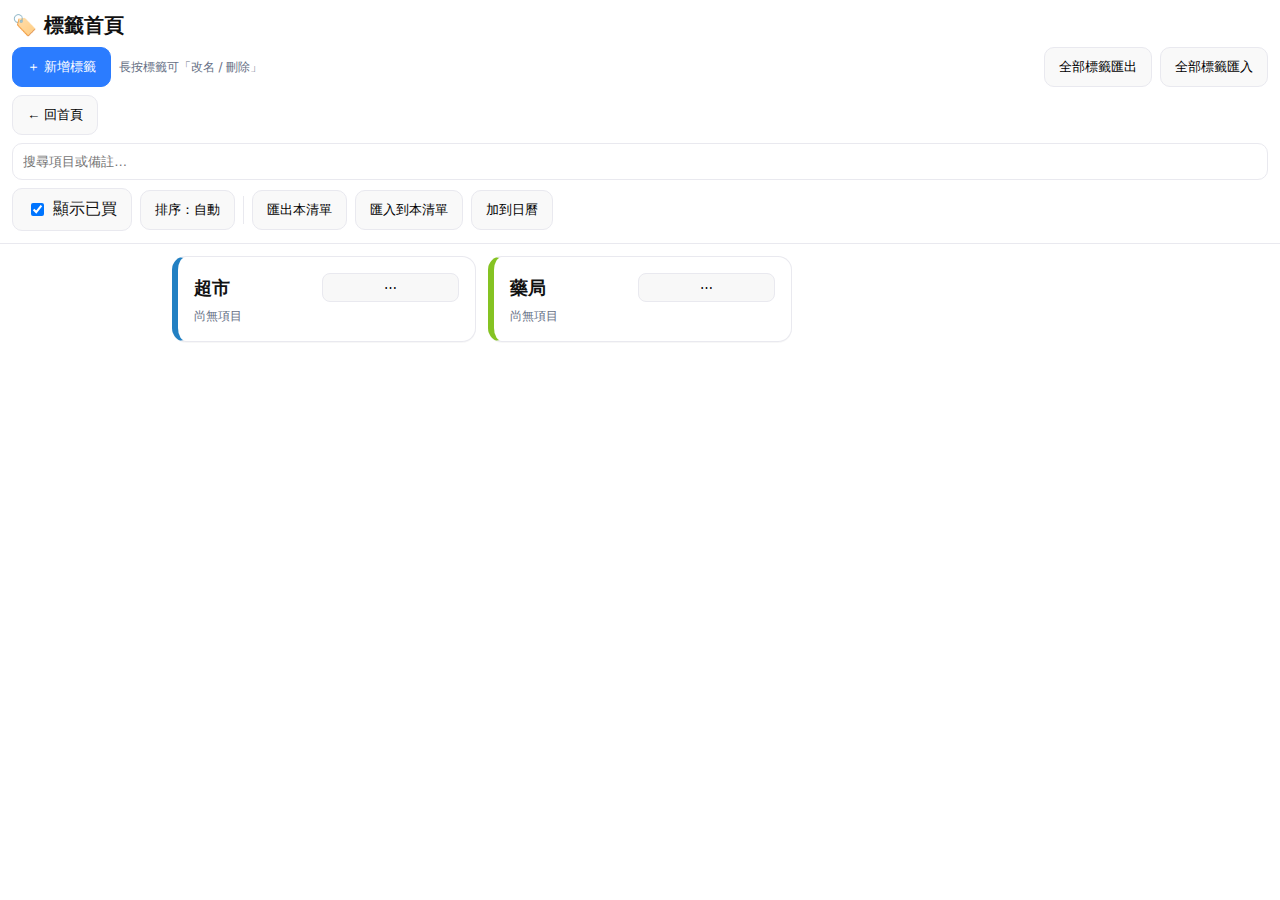
<file: memory-app/index.html>
<!doctype html>
<html lang="zh-Hant">
<head>
  <meta charset="utf-8" />
  <meta name="viewport" content="width=device-width,initial-scale=1" />
  <title>記憶小本本｜多清單</title>
  <link rel="stylesheet" href="styles.css">

  <!-- PWA -->
  <link rel="manifest" href="manifest.webmanifest">
  <meta name="theme-color" content="#2b7cff">
</head>
<body>
<header>
  <h1 id="title">🏷️ 標籤首頁</h1>

  <!-- 首頁工具列 -->
  <div class="bar" id="toolbarHome">
    <button id="addListBtn" class="btn accent">＋ 新增標籤</button>
    <span class="muted">長按標籤可「改名 / 刪除」</span>
    <div class="spacer"></div>
    <button id="exportAllBtn" class="btn">全部標籤匯出</button>
    <button id="importAllBtn" class="btn">全部標籤匯入</button>
  </div>

  <!-- 清單頁工具列 -->
  <div class="bar" id="toolbarList" hidden>
    <button id="backBtn" class="btn">← 回首頁</button>
    <div class="spacer"></div>
    <input id="search" type="search" placeholder="搜尋項目或備註…">
    <label class="btn chkbtn">
      <input id="toggleBought" type="checkbox" checked> 顯示已買
    </label>
    <button id="sortModeBtn" class="btn">排序：自動</button>
    <div class="split"></div>
    <button id="exportBtn" class="btn">匯出本清單</button>
    <button id="importBtn" class="btn">匯入到本清單</button>
    <button id="icsBtn" class="btn">加到日曆</button>
  </div>
</header>

<main>
  <!-- 首頁：標籤牆 -->
  <section id="home">
    <div class="grid" id="tagGrid"></div>
  </section>

  <!-- 清單頁 -->
  <section id="listPage" hidden>
    <form id="addForm" class="panel">
      <div class="row">
        <input id="titleInput" type="text" placeholder="要買什麼？（例如：牛奶）" required>
        <input id="noteInput" type="text" placeholder="備註（品牌、規格…）">
      </div>
      <div class="row">
        <input id="photoInput" type="file" accept="image/*" capture="environment">
        <button class="btn accent" type="submit">新增</button>
      </div>
      <div class="muted">照片會自動壓縮存入（節省空間）。</div>
    </form>

    <div class="list" id="itemList"></div>
    <div class="empty" id="empty" hidden>目前沒有項目，先上面新增一個吧！</div>
  </section>
</main>

<script src="app.js"></script>
<script>
if ('serviceWorker' in navigator) {
  navigator.serviceWorker.register('sw.js');
}
</script>
</body>
</html>
</file>
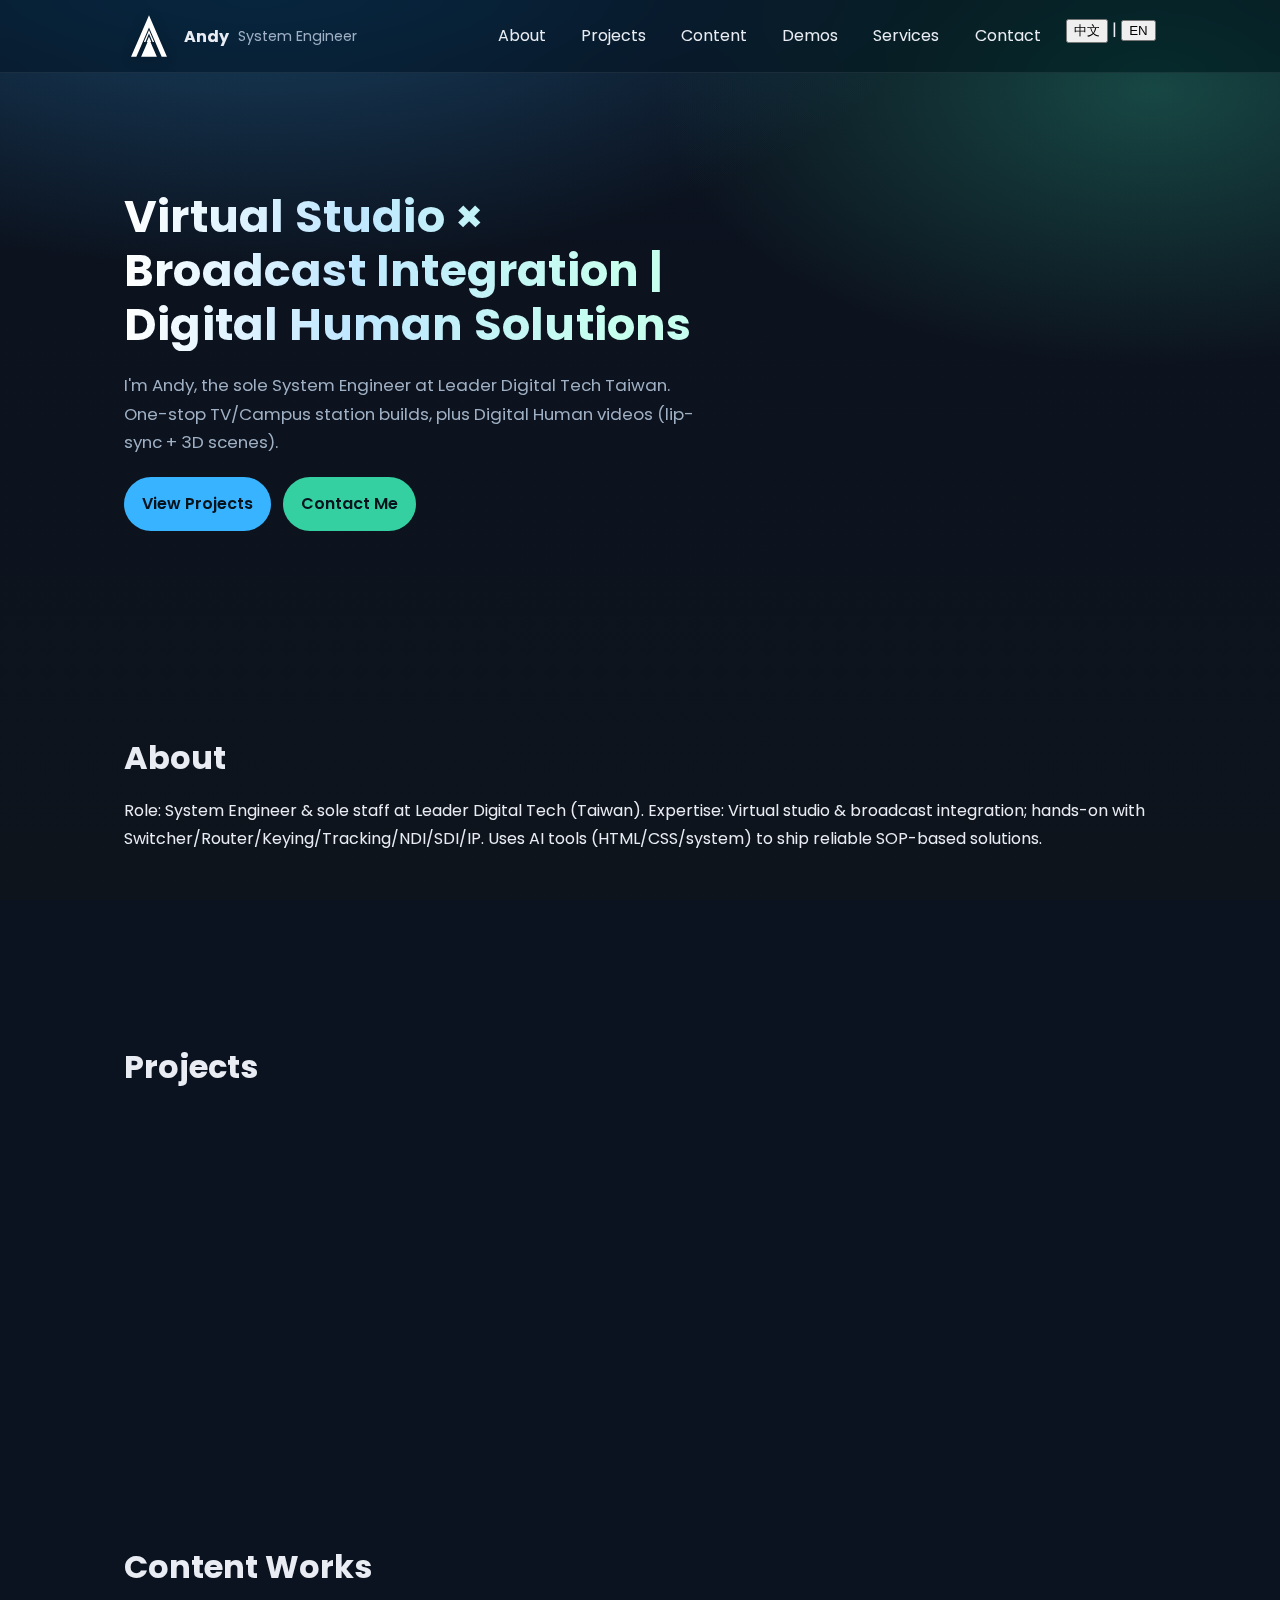
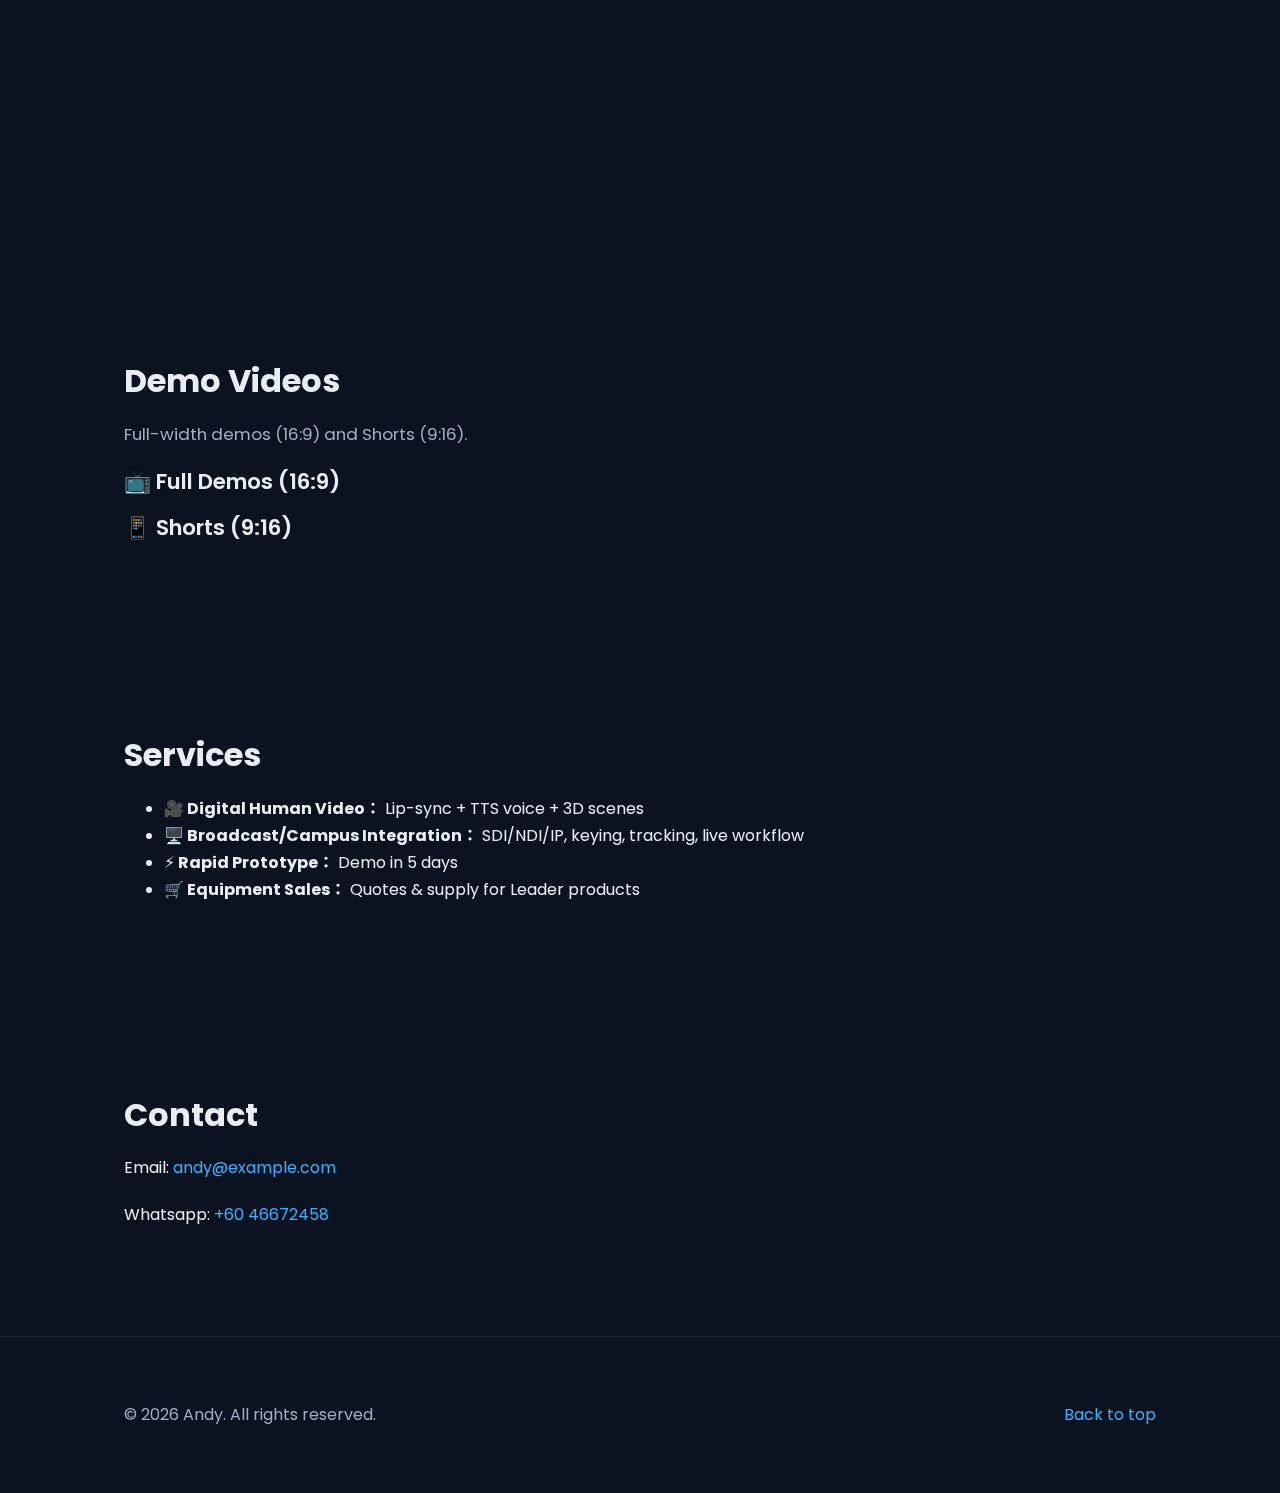
<file: profile-1-test/index.html>
<!doctype html>
<html lang="zh-Hant">
<head>
  <meta charset="utf-8" />
  <meta name="viewport" content="width=device-width,initial-scale=1" />
  <title>Andy｜虛擬攝影棚與電視台整合｜數字人影片</title>
  <meta name="description" content="Andy－勵得數碼科技（台灣分公司）系統工程師。虛擬攝影棚與電視台整合專家；承接數字人影片（嘴形整合＋3D 虛擬場景），以及電視台／校園台一站式建置。">
  <!-- 字體（可選） -->
  <link rel="preconnect" href="https://fonts.googleapis.com">
  <link href="https://fonts.googleapis.com/css2?family=Poppins:wght@400;600;700&family=Noto+Sans+TC:wght@400;500;700&display=swap" rel="stylesheet">
  <!-- 主樣式：請確定 css/styles.css 已是我們的美化版 -->
  <link rel="stylesheet" href="./css/styles.css">
</head>
<body>
  <a class="skip-link" href="#main">跳到主內容</a>

  <!-- Header -->
  <header id="top" role="banner">
  <div class="container nav-container">
    <a class="brand" href="#top" aria-label="首頁">
      <img class="brand-logo" src="./assets/logo.svg" alt="Andy Logo">
      <strong>Andy</strong><span class="brand-sub">System Engineer</span>
    </a>

    <nav aria-label="主選單">
      <button class="nav-toggle" aria-controls="site-nav" aria-expanded="false" data-i18n="nav_menu">選單</button>
      <ul id="site-nav" class="nav-list">
        <li><a href="#about"    data-i18n="nav_about">關於我</a></li>
        <li><a href="#projects" data-i18n="nav_projects">代表專案</a></li>
        <li><a href="#content"  data-i18n="nav_content">節目經驗</a></li>
        <li><a href="#demos"    data-i18n="nav_demos">Demo 影片</a></li>
        <li><a href="#services" data-i18n="nav_services">服務方案</a></li>
        <li><a href="#contact"  data-i18n="nav_contact">聯絡</a></li>
        <!-- 語言切換 -->
        <li class="lang-switch">
          <button data-setlang="zh">中文</button> | <button data-setlang="en">EN</button>
        </li>
      </ul>
    </nav>
  </div>
</header>

<section id="hero" role="region" aria-label="個人定位">
  <div class="container">
    <div>
      <h1 data-i18n="hero_title">虛擬攝影棚 × 電視台整合｜數字人影片解決方案</h1>
      <p class="subtitle" data-i18n="hero_subtitle">
        我是 Andy，勵得數碼科技（台灣分公司）系統工程師 & 唯一員工。電視台／校園台一站式建置：
        需求規劃 → 設備選型 → 系統整合 → 培訓上線；並承接數字人影片（嘴形整合＋3D 虛擬場景）。
      </p>
      <div class="hero-cta">
        <a class="btn primary glow"   href="#projects" data-i18n="cta_view_projects">看代表專案</a>
        <a class="btn secondary glow" href="#contact"  data-i18n="cta_contact">洽談合作</a>
      </div>
    </div>
  </div>
</section>

<section id="about">
  <div class="container">
    <h2 data-i18n="about_title">關於我</h2>
    <p data-i18n="about_body">
      身份：勵得數碼科技有限公司（台灣分公司）系統工程師 & 唯一員工。專業領域：虛擬攝影棚與電視台整合…
    </p>
  </div>
</section>

<section id="projects">
  <div class="container">
    <h2 data-i18n="projects_title">代表專案</h2>
    <div class="project-list reveal">
      <article class="project-card">
        <div class="project-body">
          <h3 class="project-title" data-i18n="p1_title">iSmart 電視台建置</h3>
          <p class="project-desc"   data-i18n="p1_desc">整合 SDI/NDI 流程、Keying 與 Tracking，交付 SOP 與培訓。</p>
          <ul class="project-tags">
            <li data-i18n="tag_ndisdi">NDI/SDI/IP</li><li data-i18n="tag_keying">Keying</li>
            <li data-i18n="tag_tracking">Tracking</li><li data-i18n="tag_sop">SOP</li>
          </ul>
        </div>
      </article>

      <article class="project-card">
        <div class="project-body">
          <h3 class="project-title" data-i18n="p2_title">校園電視台建置</h3>
          <p class="project-desc"   data-i18n="p2_desc">標準化導入模板與教材培訓流程，縮短開台時間。</p>
          <ul class="project-tags">
            <li data-i18n="tag_edu">教育場域</li><li data-i18n="tag_template">導入模板</li><li data-i18n="tag_training">培訓</li>
          </ul>
        </div>
      </article>

      <article class="project-card">
        <div class="project-body">
          <h3 class="project-title" data-i18n="p3_title">數字人 24/7 無人直播</h3>
          <p class="project-desc"   data-i18n="p3_desc">TTS 聲線＋嘴形同步＋自動輪播排程，降低人力成本。</p>
          <ul class="project-tags">
            <li data-i18n="tag_tts">TTS</li><li data-i18n="tag_lipsync">口型同步</li><li data-i18n="tag_automation">自動化</li>
          </ul>
        </div>
      </article>
    </div>
  </div>
</section>

<section id="content">
  <div class="container">
    <h2 data-i18n="content_title">節目經驗</h2>
    <div class="project-list reveal">
      <article class="project-card">
        <div class="project-body">
          <h3 class="project-title" data-i18n="content_edit_title">剪輯製作</h3>
          <p class="project-desc">
            <span data-i18n="content_crow">【烏鴉笑笑】</span> ▶️
            <a href="https://www.youtube.com/@wuyatheworld" target="_blank" rel="noopener">youtube.com/@wuyatheworld</a><br>
            <span data-i18n="content_cross">【兩岸三觀】</span> ▶️
            <a href="https://www.youtube.com/@%E5%85%A9%E5%B2%B8%E4%B8%89%E8%A7%80" target="_blank" rel="noopener">YouTube</a>
          </p>
        </div>
      </article>
      <article class="project-card">
        <div class="project-body">
          <h3 class="project-title" data-i18n="content_ep_title">執行製作</h3>
          <p class="project-desc">
            <span data-i18n="content_heho">【heho】</span> ▶️
            <a href="https://www.youtube.com/@heho" target="_blank" rel="noopener">youtube.com/@heho</a>
          </p>
        </div>
      </article>
    </div>
  </div>
</section>

<section id="demos">
  <div class="container">
    <h2 data-i18n="demos_title">Demo 影片</h2>
    <p class="subtitle" data-i18n="demos_subtitle">完整專案 Demo（16:9）與短片 Shorts（9:16）。</p>
    <h3 data-i18n="demos_landscape">📺 完整專案 Demo（16:9）</h3>
    <!-- 省略影片 iframe，描述加上 data-i18n 即可 -->
    <h3 data-i18n="demos_shorts">📱 短片 Shorts（9:16）</h3>
  </div>
</section>

<section id="services">
  <div class="container">
    <h2 data-i18n="services_title">服務方案</h2>
    <ul>
      <li><strong>🎥 <span data-i18n="svc_dh_title">數字人影片製作</span>：</strong> <span data-i18n="svc_dh_desc">嘴形整合 + TTS 聲音 + 3D 虛擬場景</span></li>
      <li><strong>🖥️ <span data-i18n="svc_broadcast_title">電視台／校園台整合</span>：</strong> <span data-i18n="svc_broadcast_desc">SDI/NDI/IP、Keying、Tracking、導播流程</span></li>
      <li><strong>⚡ <span data-i18n="svc_proto_title">快速原型 Demo</span>：</strong> <span data-i18n="svc_proto_desc">5 天交付測試版本</span></li>
      <li><strong>🛒 <span data-i18n="svc_sales_title">設備銷售</span>：</strong> <span data-i18n="svc_sales_desc">勵得全系列產品皆可報價與供應</span></li>
    </ul>
  </div>
</section>

<section id="contact">
  <div class="container">
    <h2 data-i18n="contact_title">聯絡我</h2>
    <p><span data-i18n="contact_email">Email：</span><a href="mailto:andy@example.com">andy@example.com</a></p>
    <p><span data-i18n="contact_whatsapp">Whatsapp：</span><a href="https://wa.me/6046672458" target="_blank" rel="noopener">+60 46672458</a></p>
  </div>
</section>

<footer>
  <div class="container footer-grid">
    <p>© <span id="year">2025</span> Andy. <span data-i18n="rights">All rights reserved.</span></p>
    <nav aria-label="頁尾選單">
      <ul class="footer-nav">
        <li><a href="#top" data-i18n="back_to_top">回到頂部</a></li>
      </ul>
    </nav>
  </div>
</footer>

<script src="./js/year.js"></script>
<script src="./js/menu.js"></script>
<script src="./js/reveal.js"></script>
<script src="./js/backtotop.js"></script>
<script src="./js/sticky-header.js"></script>
<script src="./js/lang.js"></script>

</body>
</html>
</file>
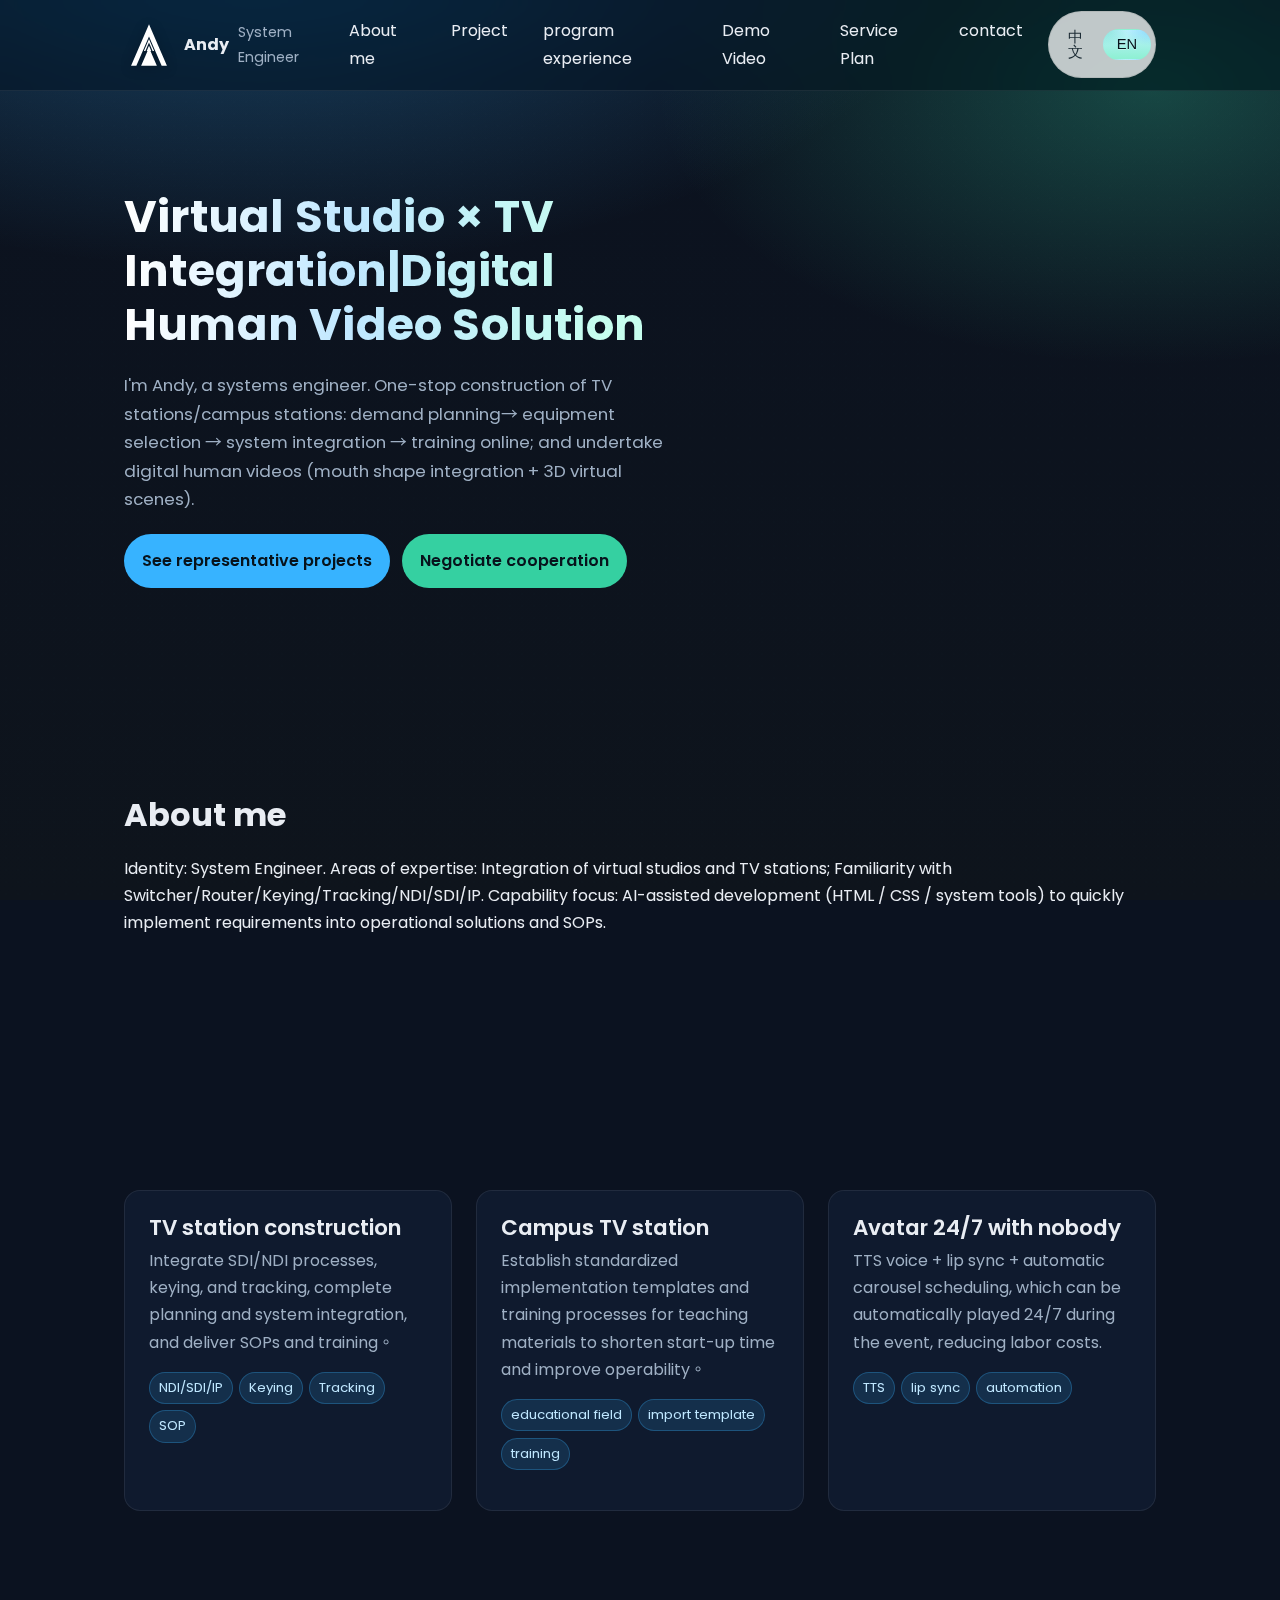
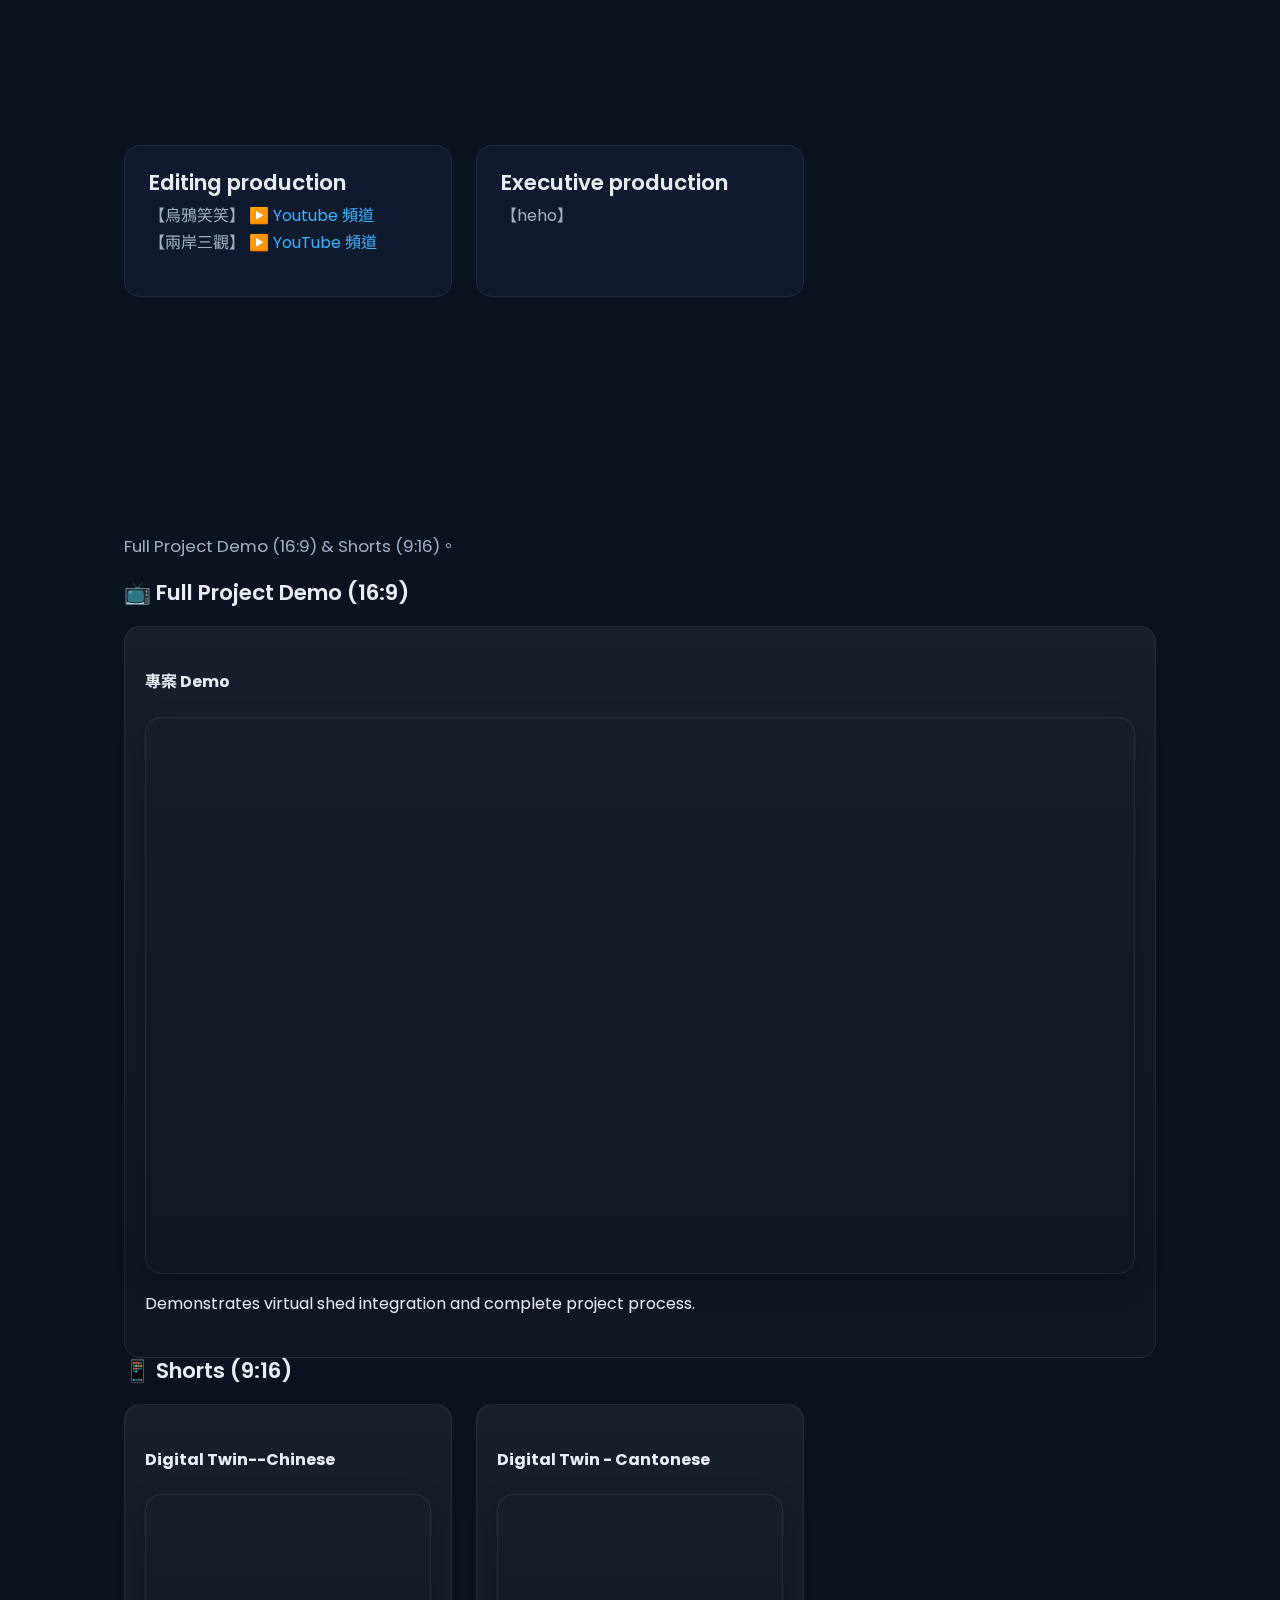
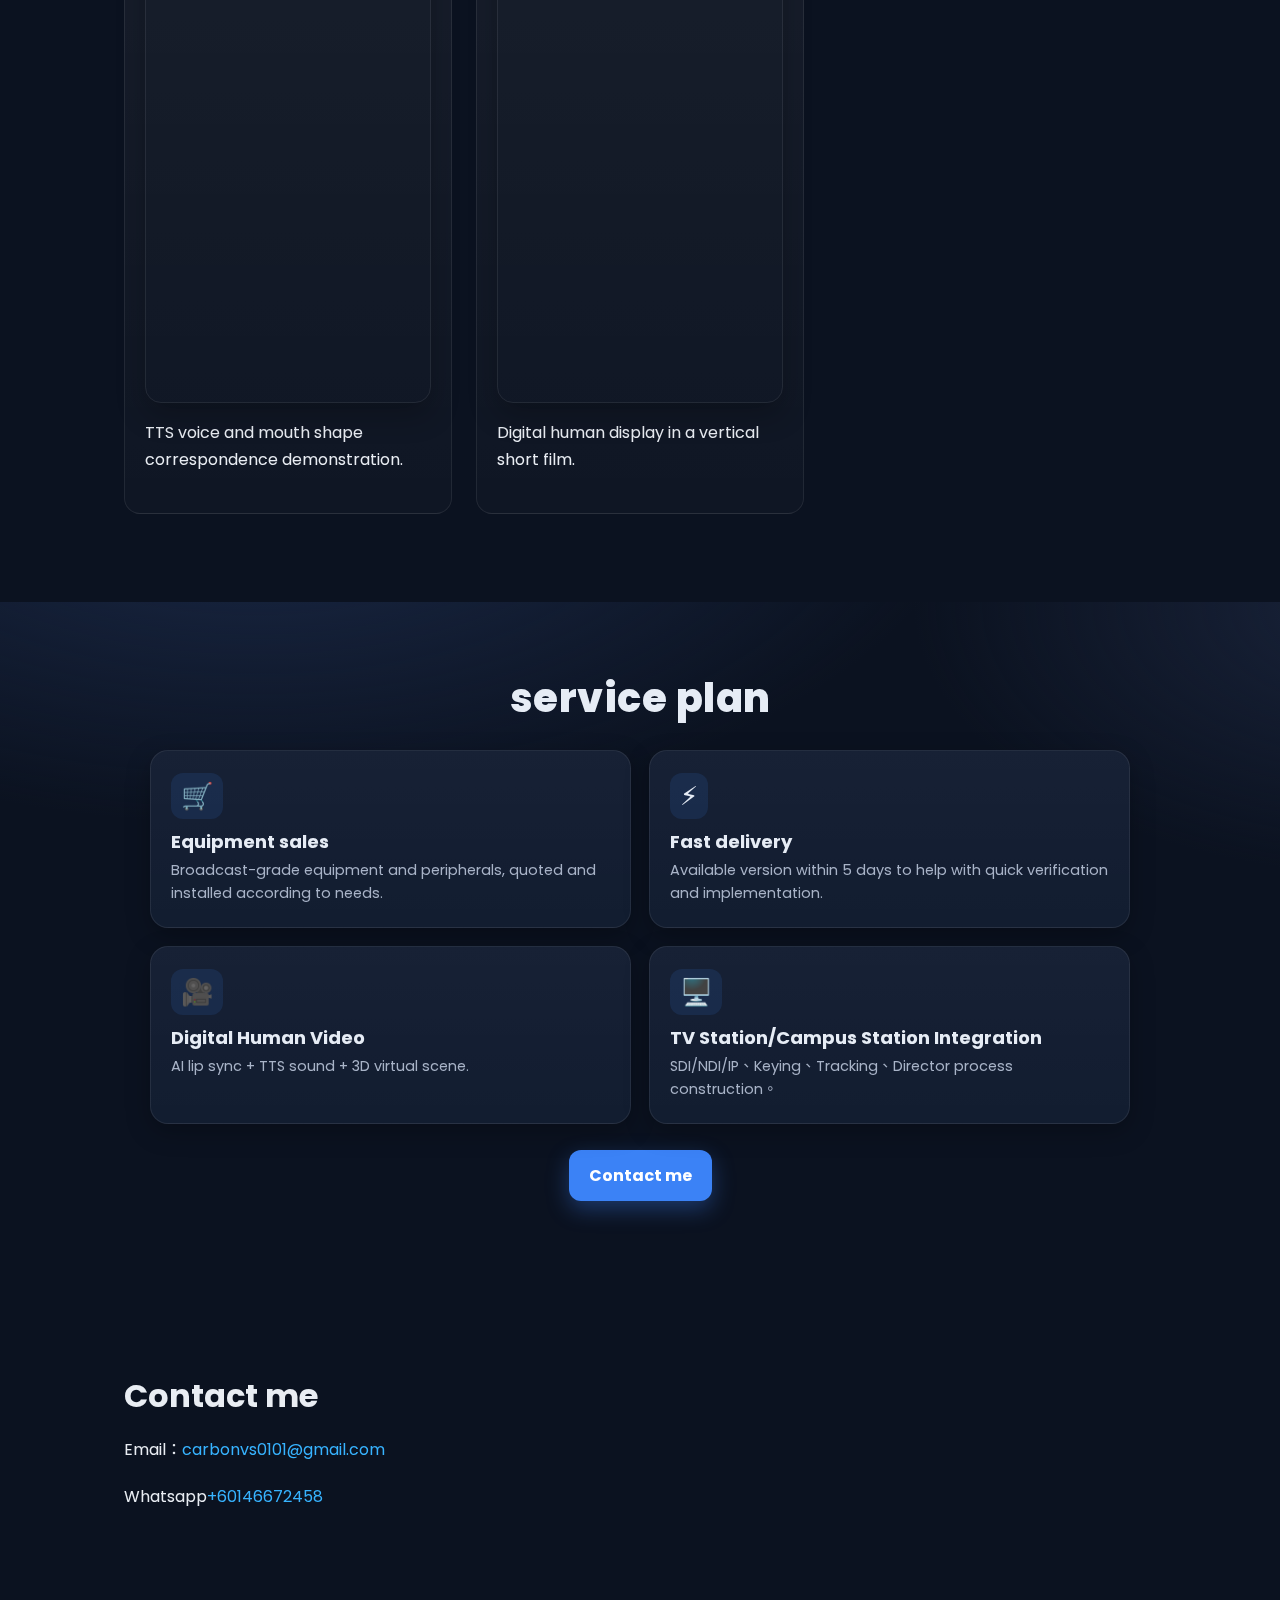
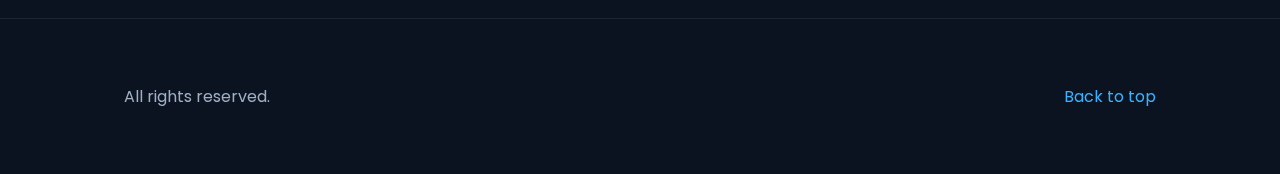
<file: profile-1/index.html>
<!doctype html>
<html lang="zh-Hant">
<head>
  <meta charset="utf-8" />
  <meta name="viewport" content="width=device-width,initial-scale=1" />
  <title>Andy｜虛擬攝影棚與電視台整合｜數字人影片</title>
  <meta name="description" content="Andy－勵得數碼科技（台灣分公司）系統工程師。虛擬攝影棚與電視台整合專家；承接數字人影片（嘴形整合＋3D 虛擬場景），以及電視台／校園台一站式建置。">
  <!-- 字體（可選） -->
  <link rel="preconnect" href="https://fonts.googleapis.com">
  <link href="https://fonts.googleapis.com/css2?family=Poppins:wght@400;600;700&family=Noto+Sans+TC:wght@400;500;700&display=swap" rel="stylesheet">
  <!-- 主樣式：請確定 css/styles.css 已是我們的美化版 -->
  <link rel="stylesheet" href="./css/styles.css">
  <link rel="stylesheet" href="./css/lang.css">
</head>
<body>
  <a class="skip-link" href="#main">跳到主內容</a>

  <!-- Header -->
  <header id="top" role="banner">
  <div class="container nav-container">
    <a class="brand" href="#top" aria-label="首頁">
      <img class="brand-logo" src="./assets/logo.svg" alt="Andy Logo">
      <strong>Andy</strong><span class="brand-sub">System Engineer</span>
    </a>

    <nav aria-label="主選單">
      <button class="nav-toggle" aria-controls="site-nav" aria-expanded="false" data-i18n="nav_menu">選單</button>
      <ul id="site-nav" class="nav-list">
        <li><a href="#about" data-i18n="nav_about">關於我</a></li>
        <li><a href="#projects" data-i18n="nav_projects">代表專案</a></li>
        <li><a href="#content" data-i18n="nav_content">節目經驗</a></li>
        <li><a href="#demos" data-i18n="nav_demos">Demo 影片</a></li>
        <li><a href="#services" data-i18n="nav_services">服務方案</a></li>
        <li><a href="#contact" data-i18n="nav_contact">聯絡</a></li>
		<!-- 語言切換 -->
        <li class="lang-switch" role="group" aria-label="Language switch">
			<button type="button" data-setlang="zh" aria-pressed="true">中文</button>
			<button type="button" data-setlang="en" aria-pressed="false">EN</button>
		</li>
      </ul>
    </nav>
  </div>
</header>




  <!-- Hero -->
  <section id="hero" role="region" aria-label="個人定位">
    <div class="container">
      <div>
        <h1 data-i18n="hero_title">虛擬攝影棚 × 電視台整合｜數字人影片解決方案</h1>
        <p class="subtitle" data-i18n="hero_subtitle">
          我是 Andy，系統工程師。<br>電視台／校園台一站式建置：
          需求規劃 → 設備選型 → 系統整合 → 培訓上線；並承接數字人影片（嘴形整合＋3D 虛擬場景）。
        </p>
        <div class="hero-cta">
          <a class="btn primary glow" href="#projects" data-i18n="cta_view_projects">看代表專案</a>
          <a class="btn secondary" href="#contact" data-i18n="cta_contact">洽談合作</a>
        </div>
      </div>
    </div>
  </section>

  <main id="main" role="main">
    <!-- 關於我 -->
    <section id="about" aria-labelledby="about-title">
      <div class="container">
        <h2 id="about-title" data-i18n="about_title">關於我</h2>
        <p data-i18n="about_body">
          身份：系統工程師。<br>
          專業領域：虛擬攝影棚與電視台整合；熟悉 Switcher／Router／Keying／Tracking／NDI／SDI／IP。<br>
          能力重點：AI 輔助開發（HTML / CSS / 系統工具），把需求快速落地成可維運的方案與 SOP。
        </p>
      </div>
    </section>

    <!-- 代表專案 -->
    <section id="projects" aria-labelledby="projects-title">
      <div class="container">
        <h2 id="projects-title" class="reveal" data-i18n="projects_title">代表專案</h2>
        <div class="project-list">
          <!-- 專案 1 -->
          <article class="project-card">
            <div class="project-body">
              <h3 class="project-title" data-i18n="p1_title">電視台建置</h3>
              <p class="project-desc" data-i18n="p1_desc">整合 SDI/NDI 流程、Keying 與 Tracking，完整規劃與系統整合，交付 SOP 與培訓。</p>
              <ul class="project-tags">
                <li data-i18n="tag_ndisdi">NDI/SDI/IP</li><li data-i18n="tag_keying">Keying</li><li data-i18n="tag_tracking">Tracking</li><li data-i18n="tag_sop">SOP</li>
              </ul>
              <!-- 可改成連到詳細頁或 Modal -->
              <!-- <a class="btn primary" href="#">查看詳情</a> -->
            </div>
          </article>
          <!-- 專案 2 -->
          <article class="project-card">
            <div class="project-body">
              <h3 class="project-title" data-i18n="p2_title">校園電視台建置</h3>
              <p class="project-desc" data-i18n="p2_desc">建立標準化導入模板與教材培訓流程，縮短開台時間並提升可維運性。</p>
              <ul class="project-tags">
                <li data-i18n="tag_edu">教育場域</li><li data-i18n="tag_template">導入模板</li><li data-i18n="tag_training">培訓</li>
              </ul>
            </div>
          </article>
          <!-- 專案 3 -->
          <article class="project-card">
            <div class="project-body">
              <h3 class="project-title" data-i18n="p3_title">數字人 24/7 無人直播</h3>
              <p class="project-desc" data-i18n="p3_desc">TTS 聲線＋嘴形同步＋自動輪播排程，活動期間可 24/7 自動化播放，降低人力成本。</p>
              <ul class="project-tags">
                <li data-i18n="tag_tts">TTS</li><li data-i18n="tag_lipsync">口型同步</li><li data-i18n="tag_automation">自動化</li>
              </ul>
            </div>
          </article>
        </div>
      </div>
    </section>

    <!-- 節目經驗 -->
    <section id="content" aria-labelledby="content-title">
      <div class="container">
        <h2 id="content-title" class="reveal" data-i18n="content_title">節目經驗</h2>
        <div class="project-list">
          <article class="project-card">
            <div class="project-body">
              <h3 class="project-title" data-i18n="content_edit_title">剪輯製作</h3>
			  <p class="project-desc">
              <span data-i18n="content_crow">【烏鴉笑笑】</span> ▶️
            <a href="https://www.youtube.com/@wuyatheworld" target="_blank" rel="noopener" data-i18n="Youtubr_channel">Youtube 頻道</a><br>
            <span data-i18n="content_cross">【兩岸三觀】</span> ▶️
            <a href="https://www.youtube.com/@%E5%85%A9%E5%B2%B8%E4%B8%89%E8%A7%80" target="_blank" rel="noopener" data-i18n="Youtube_channel">YouTube 頻道</a>
			  </p>
            </div>
          </article>
          <article class="project-card">
            <div class="project-body">
              <h3 class="project-title" data-i18n="content_ep_title">執行製作</h3>
              <p class="project-desc" data-i18n="content_heho">
                【heho】▶️
                <a href="https://www.youtube.com/@heho" target="_blank" rel="noopener" data-i18n="Youtube_channel">YouTube 頻道</a>
              </p>
            </div>
          </article>
        </div>
      </div>
    </section>

    <!-- Demo 區：16:9 + Shorts -->
    <section id="demos" aria-labelledby="demos-title">
      <div class="container">
        <h2 id="demos-title" class="reveal" data-i18n="demos_title" >Demo 影片</h2>
        <p class="subtitle" data-i18n="demos_subtitle">完整專案 Demo（16:9）與短片 Shorts（9:16）。</p>

        <!-- 16:9 -->
        <h3 data-i18n="demos_landscape">📺 完整專案 Demo（16:9）</h3>
        <div class="demo-list">
          <article class="demo-card">
            <h4 data-i18n="demos_16:9title-1">專案 Demo</h4>
            <div class="video-embed">
              <iframe
                src="https://www.youtube.com/embed/iR4t_6PuiZI"
                title="YouTube video player"
                frameborder="0"
                allow="accelerometer; autoplay; clipboard-write; encrypted-media; gyroscope; web-share"
                allowfullscreen
                referrerpolicy="strict-origin-when-cross-origin">
              </iframe>
            </div>
            <p class="demo-desc" data-i18n="demos_16:9desc-1">展示虛擬棚整合與完整專案流程。</p>
          </article>

          
        </div>

        <!-- Shorts 9:16（加 .shorts 讓 CSS 佈局為兩到三欄） -->
        <h3 data-i18n="demos_shorts">📱 短片 Shorts（9:16）</h3>
        <div class="demo-list shorts">
          <article class="demo-card">
            <h4 data-i18n="demos_9:16title-1">數位分身--中文</h4>
            <div class="video-embed vertical">
              <iframe
                src="https://youtube.com/embed/4szUPtoVCLg?feature=share"
                title="YouTube Shorts"
                frameborder="0"
                allow="accelerometer; autoplay; clipboard-write; encrypted-media; gyroscope; web-share"
                allowfullscreen
                referrerpolicy="strict-origin-when-cross-origin">
              </iframe>
            </div>
            <p class="demo-desc" data-i18n="demos_9:16desc-1">TTS 聲線與嘴形對應示範。</p>
          </article>

          <article class="demo-card">
            <h4 data-i18n="demos_9:16title-2">數位分身--粵語</h4>
            <div class="video-embed vertical">
              <iframe
                src="https://youtube.com/embed/oeA_oOoR7JM?feature=share"
                title="YouTube Shorts"
                frameborder="0"
                allow="accelerometer; autoplay; clipboard-write; encrypted-media; gyroscope; web-share"
                allowfullscreen
                referrerpolicy="strict-origin-when-cross-origin">
              </iframe>
            </div>
            <p class="demo-desc" data-i18n="demos_9:16desc-2">直式短片中的數字人展示。</p>
          </article>
		  
		  
        </div>
      </div>
    </section>

    <!-- 服務方案 -->
<section class="services">
  <h2 class="services-title" data-i18n="services_title">服務方案</h2>

  <div class="cards">
    <article class="card">
      <div class="icon">🛒</div>
      <h3 data-i18n="svc_sales_title">設備銷售</h3>
      <p data-i18n="svc_sales_desc">廣播級影像設備與周邊，依需求報價與安裝整合。</p>
    </article>

    <article class="card">
      <div class="icon">⚡</div>
      <h3 data-i18n="svc_proto_title">快速交付</h3>
      <p data-i18n="svc_proto_desc">5 天內提供可用版本，協助快速驗證與落地。</p>
    </article>

    <article class="card">
      <div class="icon">🎥</div>
      <h3 data-i18n="svc_dh_title">數字人影片</h3>
      <p data-i18n="svc_dh_desc">AI 嘴形同步＋TTS 聲音＋3D 虛擬場景。</p>
    </article>

    <article class="card">
      <div class="icon">🖥️</div>
      <h3 data-i18n="svc_broadcast_title">電視台／校園台整合</h3>
      <p data-i18n="svc_broadcast_desc">SDI / NDI / IP、Keying、Tracking、導播流程建置。</p>
    </article>
  </div>

  <!-- 若需要 CTA，可留用；不要就刪掉 -->
  <a class="cta" href="#contact" data-i18n="contact_title">聯絡我</a>
</section>


    <!-- 聯絡 -->
    <section id="contact" aria-labelledby="contact-title">
      <div class="container">
        <h2 id="contact-title" data-i18n="contact_title">聯絡我</h2>
        <p><span data-i18n="contact_email">Email：</span><a href="mailto:carbonvs0101@gmail.com">carbonvs0101@gmail.com</a></p>
        <p><span data-i18n="contact_whatsapp">Whatsapp：</span><a href="https://wa.me/60146672458" target="_blank" rel="noopener">+60146672458</a></p>
      </div>
    </section>
  </main>

  <footer role="contentinfo">
    <div class="container footer-grid">
      <p data-i18n="rights">© <span id="year">2025</span> Andy. All rights reserved.</p>
      <nav aria-label="頁尾選單">
        <ul class="footer-nav">
          <li><a href="#top" data-i18n="back_to_top">回到頂部</a></li>
        </ul>
      </nav>
    </div>
  </footer>

<script src="./js/year.js"></script>
<script src="./js/menu.js"></script>
<script src="./js/reveal.js"></script>
<script src="./js/backtotop.js"></script>
<script src="./js/sticky-header.js"></script>
<script src="./js/lang.js"></script>

</body>
</html>
</file>
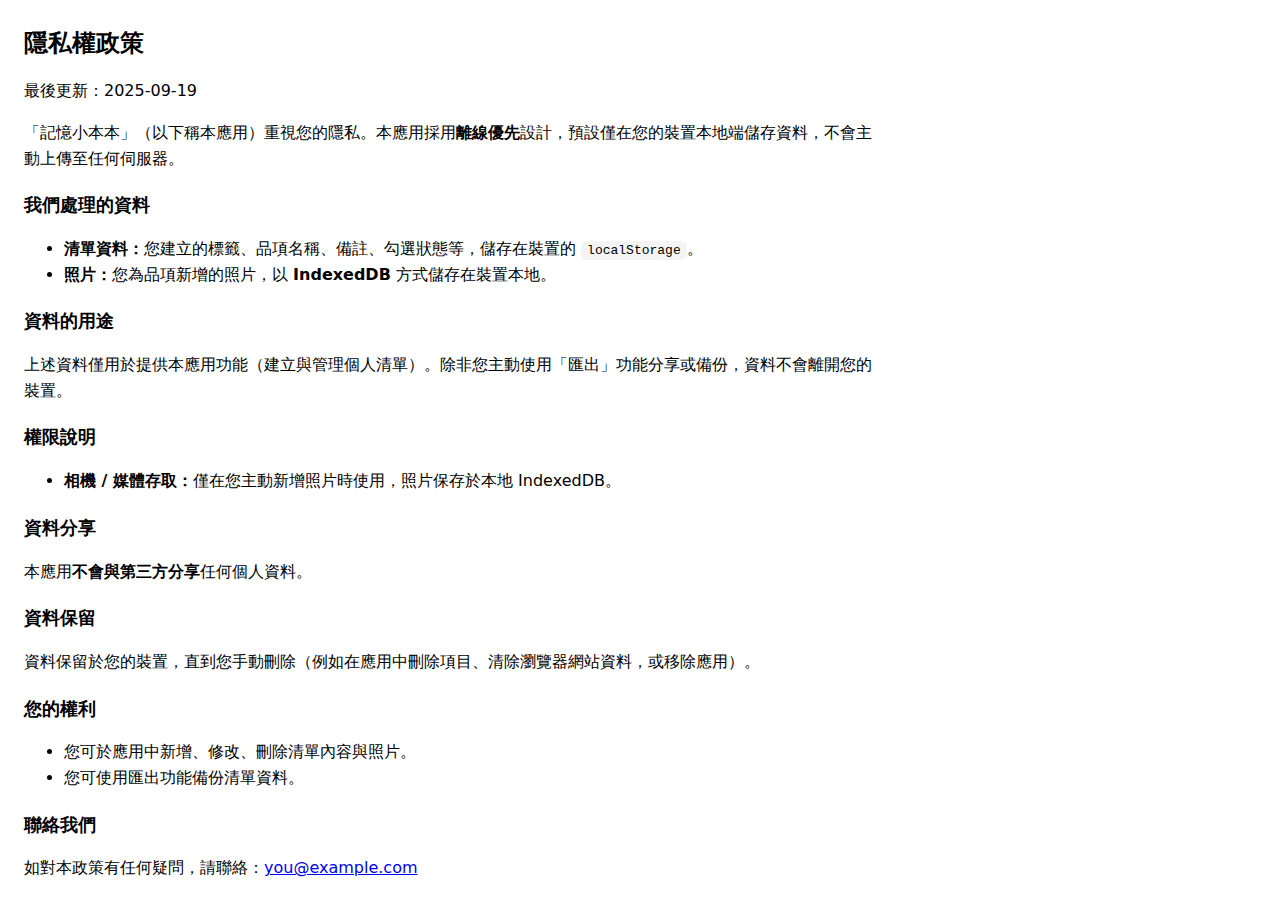
<file: memory-app/privacy.html>
<!doctype html>
<html lang="zh-Hant">
<head>
  <meta charset="utf-8" />
  <meta name="viewport" content="width=device-width,initial-scale=1" />
  <title>隱私權政策｜記憶小本本</title>
  <style>
    body{font-family:system-ui,-apple-system,Segoe UI,Roboto,Arial;margin:24px;line-height:1.6;max-width:860px}
    h1{font-size:24px;margin-bottom:8px}
    h2{font-size:18px;margin-top:20px}
    code{background:#f4f4f4;padding:2px 6px;border-radius:6px}
  </style>
</head>
<body>
  <h1>隱私權政策</h1>
  <p>最後更新：<time>2025-09-19</time></p>

  <p>「記憶小本本」（以下稱本應用）重視您的隱私。本應用採用<strong>離線優先</strong>設計，預設僅在您的裝置本地端儲存資料，不會主動上傳至任何伺服器。</p>

  <h2>我們處理的資料</h2>
  <ul>
    <li><strong>清單資料：</strong>您建立的標籤、品項名稱、備註、勾選狀態等，儲存在裝置的 <code>localStorage</code>。</li>
    <li><strong>照片：</strong>您為品項新增的照片，以 <strong>IndexedDB</strong> 方式儲存在裝置本地。</li>
  </ul>

  <h2>資料的用途</h2>
  <p>上述資料僅用於提供本應用功能（建立與管理個人清單）。除非您主動使用「匯出」功能分享或備份，資料不會離開您的裝置。</p>

  <h2>權限說明</h2>
  <ul>
    <li><strong>相機 / 媒體存取：</strong>僅在您主動新增照片時使用，照片保存於本地 IndexedDB。</li>
  </ul>

  <h2>資料分享</h2>
  <p>本應用<strong>不會與第三方分享</strong>任何個人資料。</p>

  <h2>資料保留</h2>
  <p>資料保留於您的裝置，直到您手動刪除（例如在應用中刪除項目、清除瀏覽器網站資料，或移除應用）。</p>

  <h2>您的權利</h2>
  <ul>
    <li>您可於應用中新增、修改、刪除清單內容與照片。</li>
    <li>您可使用匯出功能備份清單資料。</li>
  </ul>

  <h2>聯絡我們</h2>
  <p>如對本政策有任何疑問，請聯絡：<a href="mailto:you@example.com">you@example.com</a></p>
</body>
</html>
</file>
<file: memory-app/styles.css>
:root{
  --bg:#fff; --fg:#111; --muted:#667085; --accent:#2b7cff; --line:#e9e9ef;
}
*{box-sizing:border-box}
body{margin:0;background:var(--bg);color:var(--fg);font-family:system-ui,-apple-system,Segoe UI,Roboto,Arial}
header{position:sticky;top:0;background:var(--bg);border-bottom:1px solid var(--line);padding:12px;z-index:10}
h1{margin:0;font-size:20px;display:flex;align-items:center;gap:8px}
.bar{display:flex;gap:8px;margin-top:8px;align-items:center;flex-wrap:wrap}
.spacer{flex:1}
.split{width:1px;height:28px;background:var(--line)}
.btn{padding:10px 14px;border:1px solid var(--line);background:#f9f9f9;border-radius:10px;cursor:pointer}
.btn.accent{background:var(--accent);border-color:var(--accent);color:#fff}
.btn:active{transform:scale(.98)}
.chkbtn{display:flex;align-items:center;gap:6px}

main{padding:12px;max-width:960px;margin:0 auto}
.muted{color:var(--muted);font-size:12px}

/* 首頁：標籤牆 */
.grid{display:grid;grid-template-columns:repeat(2,1fr);gap:12px}
@media (min-width:720px){ .grid{grid-template-columns:repeat(3,1fr)} }
.tagcard{border:1px solid var(--line);border-radius:14px;background:#fff;padding:16px;display:flex;flex-direction:column;gap:6px;box-shadow:0 1px 0 rgba(0,0,0,.03);cursor:pointer}
.tagcard h3{margin:0;font-size:18px}
.tagcard .row{display:flex;justify-content:space-between;align-items:center}
.tagmenu{border:1px solid var(--line);background:#f8f8f8;border-radius:8px;padding:6px 8px;cursor:pointer}

/* 清單頁 */
.panel{border:1px solid var(--line);border-radius:12px;padding:12px;background:#fafafa;display:grid;gap:8px}
.row{display:flex;gap:8px;flex-wrap:wrap}
.row>*{flex:1}
input[type="search"],input[type="text"]{padding:10px;border:1px solid var(--line);border-radius:10px;width:100%}

.list{display:grid;gap:10px;margin-top:12px}
.card{
  display:grid;grid-template-columns:64px 1fr auto;gap:10px;align-items:center;
  border:1px solid var(--line);border-radius:12px;padding:10px;background:#fff;
  box-shadow:0 1px 0 rgba(0,0,0,.03); transition:transform .08s ease, box-shadow .2s ease;
}
.card:active{transform:scale(.997)}
.thumb{width:64px;height:64px;border-radius:8px;object-fit:cover;background:#f0f0f0;border:1px solid var(--line)}
.title{margin:0 0 4px;font-weight:600}
.note{margin:0;color:var(--muted);font-size:13px}
.actions{display:flex;gap:6px;align-items:center}
label.chk{display:flex;align-items:center;gap:8px}
.empty{text-align:center;color:var(--muted);margin:24px 0}

/* 滑動手勢視覺 */
.card.swiping{ transition:none }
.card.swipe-hint::after{
  content:"向右完成 ✓ | 向左刪除 ✕";
  grid-column: 1 / -1;
  color: var(--muted);
  font-size: 12px;
}

/* 拖曳排序 */
.card[draggable="true"]{ cursor:grab }
.card.dragging{ opacity:.6; cursor:grabbing; box-shadow:0 6px 24px rgba(0,0,0,.12) }
.card.drop-target{ outline:2px dashed var(--accent); outline-offset:-6px }
</file>
<file: profile-1-test/css/styles.css>
/* ===========================
   Lux-Tech 美化主題（替換版）
   =========================== */
:root{
  /* 色彩主題：冷青 + 翡翠，對比清爽 */
  --bg: #0b1016;
  --bg-soft: #0e141c;
  --fg: #e9edf3;
  --muted: #9fb0c4;
  --line: rgba(255,255,255,.08);
  --card: rgba(255,255,255,.04);

  --primary: #37b3ff;     /* 冷青 */
  --primary-600:#1898e8;
  --secondary:#35d0a1;    /* 翡翠 */
  --secondary-600:#1bb884;

  /* 排版與圓角 */
  --font: "Poppins","Noto Sans TC",ui-sans-serif,system-ui,-apple-system,"Segoe UI",Roboto,"Helvetica Neue",Arial;
  --mono: ui-monospace,SFMono-Regular,Menlo,Consolas,"Liberation Mono","Courier New",monospace;
  --radius-sm: 12px;
  --radius: 16px;
  --radius-lg: 22px;

  --container: 1080px;
  --space-1:.25rem; --space-2:.5rem; --space-3:.75rem; --space-4:1rem; --space-5:1.25rem;
  --space-6:1.5rem; --space-8:2rem; --space-10:2.5rem; --space-12:3rem;
}

/* 明亮模式（如果想固定亮色，把 body 加 .light） */
body.light{
  --bg:#f7fafc; --bg-soft:#f0f4f8; --fg:#0f1720; --muted:#5b6a78;
  --line:rgba(0,0,0,.08); --card:#ffffff;
}

*{box-sizing:border-box}
html,body{height:100%}
html:focus-within{scroll-behavior:smooth}
body{
  margin:0; font-family:var(--font); background:var(--bg); color:var(--fg);
  line-height:1.7; -webkit-font-smoothing:antialiased; -moz-osx-font-smoothing:grayscale;
}

/* 背景層：柔和漸層 + 噪點 */
body::before{
  content:""; position:fixed; inset:0; z-index:-2;
  background:
    radial-gradient(1200px 600px at 20% -10%, rgba(55,179,255,.35), transparent 60%),
    radial-gradient(900px 500px at 90% 10%, rgba(53,208,161,.28), transparent 55%),
    linear-gradient(180deg, var(--bg) 0%, var(--bg-soft) 100%);
}
body::after{
  content:""; position:fixed; inset:0; z-index:-1; pointer-events:none;
  background-image: radial-gradient(rgba(255,255,255,.06) 1px, transparent 1px);
  background-size: 12px 12px; opacity:.25; mix-blend-mode: soft-light;
}

/* 文排 */
h1,h2,h3{line-height:1.2; margin:0 0 var(--space-5)}
h1{font-size:clamp(1.9rem,3.8vw,2.8rem); letter-spacing:.2px; font-weight:700}
h2{font-size:clamp(1.4rem,2.6vw,2rem); font-weight:700}
h3{font-size:clamp(1.15rem,2vw,1.35rem); font-weight:600}
p{margin:0 0 var(--space-5)}
a{color:var(--primary); text-decoration:none}
.container{width:min(100%,var(--container)); margin-inline:auto; padding-inline: min(5vw, var(--space-6))}
section{padding: clamp(48px,8vw,88px) 0}

/* Skip link */
.skip-link{position:absolute; left:-9999px}
.skip-link:focus{
  position:fixed; left:var(--space-4); top:var(--space-4);
  background:var(--bg-soft); color:var(--fg); padding:.5rem .75rem;
  border:1px solid var(--line); border-radius:var(--radius); z-index:99
}

/* Header（玻璃感） */
header{
  position:fixed; top:0; z-index:40; width:100%;
  background:rgba(11,16,22,.55); border-bottom:1px solid var(--line);
  backdrop-filter:saturate(160%) blur(14px);
}
body.light header{background:rgba(255,255,255,.6)}
header .container{
  display:flex; align-items:center; justify-content:space-between; padding-block:.7rem
}
.brand{display:flex; align-items:baseline; gap:.5rem; color:var(--fg)}
.brand strong{font-weight:700}
.brand-sub{font-size:.9rem; color:var(--muted)}
.nav-toggle{
  appearance:none; background:transparent; color:var(--fg);
  border:1px solid var(--line); padding:.48rem .7rem; border-radius:10px
}
/* 讓選單相對於 header 容器定位 */
.nav-container{ position: relative; }

/* 手機版：選單預設收起（放在 header 下方，從上滑下來） */
.nav-list{
  list-style:none; margin:0; padding:0;
  position:absolute; left:0; right:0; top:100%;
  background: linear-gradient(180deg, rgba(255,255,255,.06), rgba(255,255,255,.03));
  border:1px solid var(--line); border-radius: 0 0 var(--radius) var(--radius);
  overflow:hidden;

  /* 動畫關鍵：用 max-height/opacity/transform 過渡 */
  max-height: 0;
  opacity: 0;
  transform: translateY(-6px);
  transition: max-height .28s ease, opacity .22s ease, transform .22s ease;
  will-change: max-height, opacity, transform;
  z-index: 30;
}

.nav-list.is-open{
  max-height: 60vh;     /* 展開高度上限 */
  opacity: 1;
  transform: translateY(0);
}

/* 內部項目樣式 */
.nav-list a{
  display:block; padding: .9rem 1rem;
  color: var(--fg); text-decoration:none;
  border-top:1px solid var(--line);
}
.nav-list li:first-child a{ border-top:none; }
.nav-list a:hover{ background: rgba(255,255,255,.06); }

/* 平板以上回到橫排（關閉滑下動畫） */
@media (min-width: 860px){
  .nav-toggle{ display:none; }
  .nav-list{
    position: static;
    display: flex;
    max-height: none; opacity: 1; transform:none;
    background: transparent; border: none; border-radius: 0;
  }
  .nav-list a{ border: none; padding: .4rem .6rem; }
}


/* Hero 區：左右兩欄，含裝飾線條 */
#hero{padding: clamp(72px,10vw,120px) 0}
#hero .container{display:grid; gap:min(6vw, 32px)}
@media (min-width: 960px){
  #hero .container{grid-template-columns: 1.2fr .9fr; align-items:center}
}
#hero h1{background: linear-gradient(90deg, #fff, #bfe7ff 40%, #c7ffef 85%);
  -webkit-background-clip:text; background-clip:text; color:transparent}
.subtitle{color:var(--muted); font-size:1.05rem}
.hero-cta{display:flex; gap:.8rem; flex-wrap:wrap; margin-top:var(--space-5)}
.hero-portrait{
  margin:0; border-radius:20px; overflow:hidden; border:1px solid var(--line);
  background:linear-gradient(180deg, rgba(255,255,255,.06), rgba(255,255,255,.02))
}
.hero-portrait img{display:block}

/* Buttons（膠囊 + 浮起） */
.btn{
  display:inline-flex; align-items:center; gap:.5rem;
  padding:.78rem 1.05rem; border-radius:999px; font-weight:600;
  border:1px solid var(--line); background:var(--card); color:var(--fg);
  transition: transform .08s ease, box-shadow .2s ease, background .2s ease
}
.btn:hover{transform:translateY(-1px); box-shadow:0 10px 24px rgba(0,0,0,.18); text-decoration:none}
.btn:active{transform:none; box-shadow:none}
.btn.primary{background:var(--primary); color:#07131c; border-color:transparent}
.btn.primary:hover{background:var(--primary-600)}
.btn.secondary{background:var(--secondary); color:#07131c; border-color:transparent}
.btn.secondary:hover{background:var(--secondary-600)}

/* 卡片 / 網格通用 */
.card{
  background:var(--card); border:1px solid var(--line); border-radius:var(--radius);
  box-shadow:0 16px 40px rgba(0,0,0,.12);
}
.card:hover{transform:translateY(-2px); transition:transform .12s ease}
.grid{display:grid; gap:min(4vw, 24px)}
@media (min-width: 860px){ .grid.cols-2{grid-template-columns:repeat(2,1fr)} .grid.cols-3{grid-template-columns:repeat(3,1fr)} }

/* Stats */
#stats{position:relative}
#stats .stats-grid{display:grid; gap:18px}
#stats .stat{
  background:linear-gradient(180deg, rgba(255,255,255,.06),rgba(255,255,255,.02));
  border:1px solid var(--line); border-radius:var(--radius); padding:var(--space-6);
}
#stats .stat h3{font-size:1.8rem; margin:0 0 .35rem}
#stats .stat p{color:var(--muted); margin:0}
@media (min-width: 768px){ #stats .stats-grid{grid-template-columns:repeat(3,1fr)} }

/* Experience */
#experience .exp-item{
  background:linear-gradient(180deg, rgba(255,255,255,.06),rgba(255,255,255,.02));
  border:1px solid var(--line); border-radius:var(--radius); padding:var(--space-6); margin-bottom:var(--space-5)
}
.exp-header{display:flex; flex-direction:column; gap:.35rem; margin-bottom:.5rem}
.exp-header .meta{color:var(--muted); font-size:.92rem}
.exp-resp{margin:.25rem 0 var(--space-4) var(--space-6)}
.exp-stack{display:flex; flex-wrap:wrap; gap:.4rem; list-style:none; margin:0; padding:0}
.exp-stack li{
  border:1px dashed var(--line); padding:.28rem .55rem; border-radius:999px; font-size:.85rem; color:var(--muted)
}

/* Projects */
.project-list{display:grid; gap:min(4vw,24px)}
.project-card{
  background:linear-gradient(180deg, rgba(255,255,255,.06),rgba(255,255,255,.02));
  border:1px solid var(--line); border-radius:var(--radius); overflow:hidden
}
.project-body{padding:var(--space-6)}
.project-title{margin:0 0 .35rem}
.project-desc{color:var(--muted)}
.project-tags{list-style:none; padding:0; margin:var(--space-4) 0 var(--space-4); display:flex; gap:.4rem; flex-wrap:wrap}
.project-tags li{
  background:rgba(55,179,255,.14); border:1px solid rgba(55,179,255,.28);
  color:#bfe7ff; padding:.28rem .55rem; border-radius:999px; font-size:.82rem
}
.project-link{font-weight:600}

/* Skills */
.skill-groups{display:grid; gap:min(4vw,24px)}
.skill-group{
  background:linear-gradient(180deg, rgba(255,255,255,.06),rgba(255,255,255,.02));
  border:1px solid var(--line); border-radius:var(--radius); padding:var(--space-6)
}
.skill-group ul{margin:.25rem 0 0 var(--space-6)}
@media (min-width: 860px){ .skill-groups{grid-template-columns:repeat(3,1fr)} }

/* Testimonials */
#testimonials .quote{
  margin:0; background:linear-gradient(180deg, rgba(255,255,255,.06),rgba(255,255,255,.02));
  border:1px solid var(--line); border-radius:var(--radius); padding:var(--space-6); font-size:1.05rem
}
#testimonials cite{color:var(--muted); font-style:normal}

/* Blog */
.post-list{list-style:none; padding:0; margin:0; display:grid; gap:.6rem}
.post-list time{color:var(--muted); margin-left:.5rem; font-size:.92rem}

/* Demos（YouTube 自適應比例） */
.demo-list{display:grid; gap:min(4vw,24px)}
.demo-card{
  background:linear-gradient(180deg, rgba(255,255,255,.06),rgba(255,255,255,.02));
  border:1px solid var(--line); border-radius:var(--radius); padding:var(--space-5)
}
.video-embed{
  position:relative; width:100%; aspect-ratio:16/9; border-radius:var(--radius); overflow:hidden; border:1px solid var(--line);
  box-shadow:0 14px 34px rgba(0,0,0,.25); margin-bottom:var(--space-4)
}
.video-embed iframe{position:absolute; inset:0; width:100%; height:100%}

/* Contact */
.contact-list{list-style:none; padding:0; margin:0 0 var(--space-6); display:grid; gap:.4rem}
.contact-form{display:grid; gap:.7rem; max-width:720px}
.contact-form input,.contact-form textarea{
  width:100%; padding:.75rem .95rem; border-radius:var(--radius-sm);
  border:1px solid var(--line); background:rgba(255,255,255,.02); color:var(--fg); font:inherit
}
.contact-form input:focus,.contact-form textarea:focus{outline:2px solid rgba(55,179,255,.35); outline-offset:2px}

/* Footer */
footer{border-top:1px solid var(--line); padding: clamp(40px,6vw,64px) 0}
.footer-grid{display:grid; gap:var(--space-4); align-items:center}
.footer-nav{list-style:none; padding:0; margin:0; display:flex; gap:1rem; flex-wrap:wrap}
footer p{margin:0; color:var(--muted)}
@media (min-width: 768px){ .footer-grid{grid-template-columns:1fr auto} }

/* 小互動 */
.btn:focus,input:focus,textarea:focus{outline:2px solid var(--primary); outline-offset:2px}
#site-nav{transform-origin: top right; animation: pop .16s ease-out both}
@keyframes pop{from{transform:scale(.98); opacity:0} to{transform:scale(1); opacity:1}}


/* 16:9 橫式影片 */
.video-embed {
  position: relative;
  width: 100%;
  aspect-ratio: 16/9;
  border-radius: var(--radius);
  overflow: hidden;
  border: 1px solid var(--line);
  box-shadow: 0 12px 28px rgba(0,0,0,.25);
  margin-bottom: var(--space-4);
}
.video-embed iframe {
  position: absolute;
  inset: 0;
  width: 100%;
  height: 100%;
}

/* 9:16 Shorts 直式影片 */
.video-embed.vertical {
  aspect-ratio: 9/16;
  max-width: 360px;  /* 避免太大，保有手機視覺感 */
  margin-inline: auto;
}

/* --- 作品案例 Project 並排 --- */
.project-list {
  display: grid;
  gap: min(4vw, 24px);
}

@media (min-width: 768px) {
  .project-list {
    grid-template-columns: repeat(2, 1fr); /* 平板以上並排兩個 */
  }
}
@media (min-width: 1200px) {
  .project-list {
    grid-template-columns: repeat(3, 1fr); /* 大螢幕並排三個 */
  }
}

/* --- Shorts 9:16 並排 --- */
.demo-list {
  display: grid;
  gap: min(4vw, 24px);
}

.demo-list .video-embed.vertical {
  max-width: 100%; /* 移除單一限制，交由 Grid 控制 */
}

@media (min-width: 600px) {
  /* 平板以上：每排兩個 Shorts */
  .demo-list.shorts {
    grid-template-columns: repeat(2, 1fr);
  }
}

@media (min-width: 1024px) {
  /* 桌機以上：每排三個 Shorts（可選） */
  .demo-list.shorts {
    grid-template-columns: repeat(3, 1fr);
  }
}

.project-list {
  display: grid;
  gap: min(4vw, 24px);
}

.project-card {
  display: flex;
  flex-direction: column;
  background: var(--card);
  border: 1px solid var(--line);
  border-radius: var(--radius);
  overflow: hidden;
  transition: transform 0.15s ease, box-shadow 0.2s ease;
}
.project-card:hover {
  transform: translateY(-4px);
  box-shadow: 0 12px 28px rgba(0,0,0,.25);
}

.project-media img {
  width: 100%;
  height: 200px;
  object-fit: cover;
}

.project-body {
  padding: var(--space-6);
}

.project-title {
  margin: 0 0 .35rem;
  font-weight: 600;
}

.project-desc {
  color: var(--muted);
  margin-bottom: var(--space-4);
}

.project-tags {
  display: flex;
  flex-wrap: wrap;
  gap: .4rem;
  list-style: none;
  padding: 0;
  margin: 0 0 var(--space-4);
}
.project-tags li {
  background: rgba(55,179,255,.14);
  border: 1px solid rgba(55,179,255,.28);
  color: #bfe7ff;
  padding: .25rem .55rem;
  border-radius: 999px;
  font-size: .82rem;
}

.brand { gap:.15rem; }
.brand-logo{ flex:0 0 auto; filter: drop-shadow(0 2px 6px rgba(0,0,0,.25)); border-radius:8px; }

/* --- 共同：尊重降低動作偏好 --- */
@media (prefers-reduced-motion: reduce){
  * { animation-duration: 0.01ms !important; animation-iteration-count: 1 !important; transition-duration: 0.01ms !important; }
}

/* --- 微亮光暈：套在 .btn.primary 或 .brand-logo --- */
.glow {
  position: relative;
}
.glow::after{
  content:""; position:absolute; inset:-2px; border-radius:inherit;
  background: radial-gradient(60% 60% at 50% -10%, rgba(55,179,255,.35), transparent 60%),
              radial-gradient(60% 60% at 100% 50%, rgba(53,208,161,.25), transparent 60%);
  filter: blur(8px); opacity:.0; transition: opacity .25s ease;
  z-index: -1;
}
.glow:hover::after{ opacity:.9; }

/* --- 滾動進場 Reveal --- */
.reveal{ opacity:0; transform: translateY(14px); transition: opacity .5s ease, transform .5s ease; }
.reveal.is-in{ opacity:1; transform: translateY(0); }

.brand { gap:.6rem; align-items:center; }
.brand-logo{ width:50px; height:50px; display:block; }

/* 讓 header 黏在頂部，並在捲動時加強背景 */
header{
  position: fixed; /* 若你改過，確保是 sticky 而不是 static */
  top: 0;
  z-index: 1000;    /* 壓在所有內容之上 */
  background: rgba(11,16,22,.55);
  border-bottom: 1px solid var(--line);
  backdrop-filter: saturate(160%) blur(12px);
}

/* 因為 fixed header 會佔空間，要給 body 上方留 padding */
body {
  padding-top: 70px; /* 跟 header 高度一致，例如 70px */
}

/* 往下捲一些距離後，加深背景與陰影，提升可讀性 */
header.is-scrolled{
  background: rgba(11,16,22,.85);
  box-shadow: 0 6px 20px rgba(0,0,0,.18);
}

/* 手機選單：滑下來為「實心面板」而非透明 */
.nav-container{ position: relative; }
.nav-list{
  list-style: none; margin: 0; padding: 0;
  position: absolute; left: 0; right: 0; top: 100%;
  background: var(--bg-soft);            /* 實心背景！ */
  border: 1px solid var(--line);
  border-top: none;
  border-radius: 0 0 var(--radius) var(--radius);
  overflow: hidden;

  max-height: 0;
  opacity: 0;
  transform: translateY(-6px);
  transition: max-height .28s ease, opacity .22s ease, transform .22s ease;
  z-index: 1001;                         /* 高於遮罩，確保可見 */
}
.nav-list.is-open{
  max-height: 70vh;                      /* 可自行調整 */
  opacity: 1;
  transform: translateY(0);
}
.nav-list a{
  display:block; padding: .9rem 1rem; color: var(--fg); text-decoration:none;
  border-top: 1px solid var(--line);
}
.nav-list li:first-child a{ border-top: none; }
.nav-list a:hover{ background: rgba(255,255,255,.06); }

/* 手機選單開啟時的「全畫面半透明遮罩」 */
.nav-container::before{
  content:"";
  position: fixed; inset: 0;
  background: rgba(0,0,0,.45);
  backdrop-filter: blur(2px);
  opacity: 0; pointer-events: none;
  transition: opacity .22s ease;
  z-index: 1000;                         /* 在選單面板之下、header之上 */
}
.nav-container.menu-open::before{
  opacity: 1; pointer-events: auto;
}

/* 開單時鎖定背景捲動（避免背景跟著滾） */
body.menu-open{ overflow: hidden; }

/* 平板以上回到橫排（不再使用面板/遮罩） */
@media (min-width: 860px){
  .nav-toggle{ display: none; }
  .nav-list{
    position: static;
    display: flex;
    max-height: none; opacity: 1; transform: none;
    background: transparent; border: none; border-radius: 0; box-shadow: none;
  }
  .nav-container::before{ display: none; }
  .nav-list a{ border: none; padding: .4rem .6rem; }
}

.nav-container::before {
  /* 預設不顯示遮罩 */
  content: "";
  position: fixed;
  inset: 0;
  background: rgba(0,0,0,.45);
  backdrop-filter: blur(2px);
  opacity: 0;
  pointer-events: none;
  transition: opacity .22s ease;
  z-index: 1000;
}
.nav-container.menu-open::before {
  opacity: 1;
  pointer-events: auto;
}

/* 全螢幕遮罩：點擊可關閉選單 */
.nav-overlay{
  position: fixed;
  inset: 0;
  background: rgba(0,0,0,.45);
  backdrop-filter: blur(2px);
  z-index: 1000;          /* 在 header 下、選單面板下方或同層 */
}
.nav-overlay[hidden]{ display:none; }

/* 讓選單面板確實在遮罩之上 */
.nav-list{
  z-index: 1001;
}


/* 固定頂欄 */
header{
  position: fixed; top:0; left:0; right:0; z-index:1000;
  background: rgba(11,16,22,.55);
  border-bottom: 1px solid var(--line);
  backdrop-filter: saturate(160%) blur(12px);
}
body{ padding-top: 70px; } /* 依你的 header 高度微調 */

header.is-scrolled{
  background: rgba(11,16,22,.85);
  box-shadow: 0 6px 20px rgba(0,0,0,.18);
}

/* 讓 header 內部成為定位基準 */
.nav-container{ position: relative; display:flex; align-items:center; justify-content:space-between; }

/* 手機選單：預設收起，從上滑下來 */
.nav-list{
  list-style:none; margin:0; padding:0;
  position:absolute; left:0; right:0; top:100%;
  background: var(--bg-soft);
  border:1px solid var(--line); border-top:none;
  border-radius:0 0 var(--radius) var(--radius);
  overflow:hidden;

  max-height:0; opacity:0; transform: translateY(-6px);
  transition: max-height .28s ease, opacity .22s ease, transform .22s ease;
  z-index:1001;
}
.nav-list.is-open{ max-height:70vh; opacity:1; transform: translateY(0); }
.nav-list a{ display:block; padding:.9rem 1rem; color:var(--fg); text-decoration:none; border-top:1px solid var(--line); }
.nav-list li:first-child a{ border-top:none; }
.nav-list a:hover{ background: rgba(255,255,255,.06); }

/* 全螢幕遮罩，用元素 .nav-overlay（由 JS 動態插入） */
.nav-overlay{
  position: fixed; inset:0; background: rgba(0,0,0,.45); backdrop-filter: blur(2px);
  z-index: 1000;
}
.nav-overlay[hidden]{ display:none; }

/* 平板以上：回到橫排 */
@media (min-width: 860px){
  .nav-toggle{ display:none; }
  .nav-list{
    position: static; display:flex; gap:1rem;
    max-height:none; opacity:1; transform:none;
    background:transparent; border:none; border-radius:0;
  }
  .nav-list a{ border:none; padding:.4rem .6rem; }
}

/* 固定頂欄 */
header{
  position: fixed; top:0; left:0; right:0; z-index:1000;
  background: rgba(11,16,22,.55);
  border-bottom: 1px solid var(--line);
  backdrop-filter: saturate(160%) blur(12px);
}
body{ padding-top: 70px; } /* 依你的 header 高度微調 */

header.is-scrolled{
  background: rgba(11,16,22,.85);
  box-shadow: 0 6px 20px rgba(0,0,0,.18);
}

/* 讓 header 內部成為定位基準 */
.nav-container{ position: relative; display:flex; align-items:center; justify-content:space-between; }

/* 手機選單：預設收起，從上滑下來 */
.nav-list{
  list-style:none; margin:0; padding:0;
  position:absolute; left:0; right:0; top:100%;
  background: var(--bg-soft);
  border:1px solid var(--line); border-top:none;
  border-radius:0 0 var(--radius) var(--radius);
  overflow:hidden;
  max-height:0; opacity:0; transform: translateY(-6px);
  transition: max-height .28s ease, opacity .22s ease, transform .22s ease;
  z-index:1001;
}
.nav-list.is-open{ max-height:70vh; opacity:1; transform: translateY(0); }
.nav-list a{ display:block; padding:.9rem 1rem; color:var(--fg); text-decoration:none; border-top:1px solid var(--line); }
.nav-list li:first-child a{ border-top:none; }
.nav-list a:hover{ background: rgba(255,255,255,.06); }

/* 全螢幕遮罩，用元素 .nav-overlay（由 JS 動態插入） */
.nav-overlay{
  position: fixed; inset:0; background: rgba(0,0,0,.45); backdrop-filter: blur(2px);
  z-index: 1000;
}
.nav-overlay[hidden]{ display:none; }

/* 平板以上：回到橫排 */
@media (min-width: 860px){
  .nav-toggle{ display:none; }
  .nav-list{
    position: static; display:flex; gap:1rem;
    max-height:none; opacity:1; transform:none;
    background:transparent; border:none; border-radius:0;
  }
  .nav-list a{ border:none; padding:.4rem .6rem; }
}

:root { --header-h: 70px; }         /* 依你的 header 高度調整 */
header{ position: fixed; top:0; left:0; right:0; z-index: 1002; }  /* header 最高 */
body{ padding-top: var(--header-h); }

/* 手機選單面板：在 overlay 之上 */
.nav-list{ z-index: 1001; }

/* 只在選單後面模糊：覆蓋 header 以下的畫面 */
.nav-container .nav-overlay{
  position: fixed;
  top: var(--header-h);             /* 不覆蓋 header */
  left: 0; right: 0; bottom: 0;
  background: rgba(0,0,0,.35);
  backdrop-filter: blur(6px);
  -webkit-backdrop-filter: blur(6px);
  z-index: 1000;                    /* 在選單下、頁面上 */
}
.nav-container .nav-overlay[hidden]{ display:none; }

/* 放進你的全站 CSS；或在頁面 <style>…</style> 內 */
:root{
  --bg: #0b1220;        /* 深色背景 */
  --card:#0f1a2e;       /* 卡片底 */
  --txt:#e6ecf5;        /* 主要文字 */
  --sub:#a8b3c7;        /* 次要文字 */
  --acc:#3b82f6;        /* 點綴色 */
  --ring: rgba(59,130,246,.35);
}

.services{
  background: radial-gradient(1200px 600px at 20% -20%, #1b2a49 0%, transparent 60%),
              radial-gradient(900px 500px at 110% 0%, #19233a 0%, transparent 55%),
              var(--bg);
  color: var(--txt);
  padding: 72px 20px 88px;
  text-align: center;
}

.services-title{
  font-size: clamp(28px, 3.2vw, 40px);
  font-weight: 800;
  letter-spacing: .5px;
  margin: 0 0 28px;
}

.cards{
  max-width: 980px;
  margin: 0 auto;
  display: grid;
  grid-template-columns: repeat(2, minmax(260px, 1fr)); /* 兩欄 */
  gap: 18px;
}

.card{
  background: linear-gradient(180deg, rgba(255,255,255,.03), rgba(255,255,255,.01)) , var(--card);
  border: 1px solid rgba(255,255,255,.08);
  border-radius: 18px;
  padding: 22px 20px;
  text-align: left;
  position: relative;
  overflow: hidden;
  transition: transform .2s ease, box-shadow .2s ease, border-color .2s ease;
  box-shadow: 0 8px 24px rgba(0,0,0,.25);
}

.card:hover{
  transform: translateY(-3px);
  border-color: var(--ring);
  box-shadow: 0 14px 36px rgba(0,0,0,.35), 0 0 0 6px var(--ring);
}

.icon{
  font-size: 26px;
  line-height: 1;
  display: inline-block;
  padding: 10px;
  border-radius: 12px;
  background: rgba(59,130,246,.12);
  margin-bottom: 12px;
}

.card h3{
  font-size: 18px;
  margin: 0 0 6px;
  font-weight: 700;
}

.card p{
  margin: 0;
  color: var(--sub);
  line-height: 1.6;
  font-size: 14.5px;
}

/* CTA（可選） */
.cta{
  display: inline-block;
  margin-top: 26px;
  padding: 12px 20px;
  border-radius: 12px;
  background: var(--acc);
  color: #fff;
  text-decoration: none;
  font-weight: 700;
  box-shadow: 0 8px 22px rgba(59,130,246,.35);
  transition: transform .15s ease, box-shadow .15s ease;
}
.cta:hover{ transform: translateY(-2px); box-shadow: 0 12px 26px rgba(59,130,246,.45); }

/* 手機自動折成單欄 */
@media (max-width: 720px){
  .cards{ grid-template-columns: 1fr; }
  .services{ padding: 56px 16px 72px; }
}
</file>
<file: profile-1/css/styles.css>
/* ===========================
   Lux-Tech 美化主題（替換版）
   =========================== */
:root{
  /* 色彩主題：冷青 + 翡翠，對比清爽 */
  --bg: #0b1016;
  --bg-soft: #0e141c;
  --fg: #e9edf3;
  --muted: #9fb0c4;
  --line: rgba(255,255,255,.08);
  --card: rgba(255,255,255,.04);

  --primary: #37b3ff;     /* 冷青 */
  --primary-600:#1898e8;
  --secondary:#35d0a1;    /* 翡翠 */
  --secondary-600:#1bb884;

  /* 排版與圓角 */
  --font: "Poppins","Noto Sans TC",ui-sans-serif,system-ui,-apple-system,"Segoe UI",Roboto,"Helvetica Neue",Arial;
  --mono: ui-monospace,SFMono-Regular,Menlo,Consolas,"Liberation Mono","Courier New",monospace;
  --radius-sm: 12px;
  --radius: 16px;
  --radius-lg: 22px;

  --container: 1080px;
  --space-1:.25rem; --space-2:.5rem; --space-3:.75rem; --space-4:1rem; --space-5:1.25rem;
  --space-6:1.5rem; --space-8:2rem; --space-10:2.5rem; --space-12:3rem;
}

/* 明亮模式（如果想固定亮色，把 body 加 .light） */
body.light{
  --bg:#f7fafc; --bg-soft:#f0f4f8; --fg:#0f1720; --muted:#5b6a78;
  --line:rgba(0,0,0,.08); --card:#ffffff;
}

*{box-sizing:border-box}
html,body{height:100%}
html:focus-within{scroll-behavior:smooth}
body{
  margin:0; font-family:var(--font); background:var(--bg); color:var(--fg);
  line-height:1.7; -webkit-font-smoothing:antialiased; -moz-osx-font-smoothing:grayscale;
}

/* 背景層：柔和漸層 + 噪點 */
body::before{
  content:""; position:fixed; inset:0; z-index:-2;
  background:
    radial-gradient(1200px 600px at 20% -10%, rgba(55,179,255,.35), transparent 60%),
    radial-gradient(900px 500px at 90% 10%, rgba(53,208,161,.28), transparent 55%),
    linear-gradient(180deg, var(--bg) 0%, var(--bg-soft) 100%);
}
body::after{
  content:""; position:fixed; inset:0; z-index:-1; pointer-events:none;
  background-image: radial-gradient(rgba(255,255,255,.06) 1px, transparent 1px);
  background-size: 12px 12px; opacity:.25; mix-blend-mode: soft-light;
}

/* 文排 */
h1,h2,h3{line-height:1.2; margin:0 0 var(--space-5)}
h1{font-size:clamp(1.9rem,3.8vw,2.8rem); letter-spacing:.2px; font-weight:700}
h2{font-size:clamp(1.4rem,2.6vw,2rem); font-weight:700}
h3{font-size:clamp(1.15rem,2vw,1.35rem); font-weight:600}
p{margin:0 0 var(--space-5)}
a{color:var(--primary); text-decoration:none}
.container{width:min(100%,var(--container)); margin-inline:auto; padding-inline: min(5vw, var(--space-6))}
section{padding: clamp(48px,8vw,88px) 0}

/* Skip link */
.skip-link{position:absolute; left:-9999px}
.skip-link:focus{
  position:fixed; left:var(--space-4); top:var(--space-4);
  background:var(--bg-soft); color:var(--fg); padding:.5rem .75rem;
  border:1px solid var(--line); border-radius:var(--radius); z-index:99
}

/* Header（玻璃感） */
header{
  position:fixed; top:0; z-index:40; width:100%;
  background:rgba(11,16,22,.55); border-bottom:1px solid var(--line);
  backdrop-filter:saturate(160%) blur(14px);
}
body.light header{background:rgba(255,255,255,.6)}
header .container{
  display:flex; align-items:center; justify-content:space-between; padding-block:.7rem
}
.brand{display:flex; align-items:baseline; gap:.5rem; color:var(--fg)}
.brand strong{font-weight:700}
.brand-sub{font-size:.9rem; color:var(--muted)}
.nav-toggle{
  appearance:none; background:transparent; color:var(--fg);
  border:1px solid var(--line); padding:.48rem .7rem; border-radius:10px
}
/* 讓選單相對於 header 容器定位 */
.nav-container{ position: relative; }

/* 手機版：選單預設收起（放在 header 下方，從上滑下來） */
.nav-list{
  list-style:none; margin:0; padding:0;
  position:absolute; left:0; right:0; top:100%;
  background: linear-gradient(180deg, rgba(255,255,255,.06), rgba(255,255,255,.03));
  border:1px solid var(--line); border-radius: 0 0 var(--radius) var(--radius);
  overflow:hidden;

  /* 動畫關鍵：用 max-height/opacity/transform 過渡 */
  max-height: 0;
  opacity: 0;
  transform: translateY(-6px);
  transition: max-height .28s ease, opacity .22s ease, transform .22s ease;
  will-change: max-height, opacity, transform;
  z-index: 30;
}

.nav-list.is-open{
  max-height: 60vh;     /* 展開高度上限 */
  opacity: 1;
  transform: translateY(0);
}

/* 內部項目樣式 */
.nav-list a{
  display:block; padding: .9rem 1rem;
  color: var(--fg); text-decoration:none;
  border-top:1px solid var(--line);
}
.nav-list li:first-child a{ border-top:none; }
.nav-list a:hover{ background: rgba(255,255,255,.06); }

/* 平板以上回到橫排（關閉滑下動畫） */
@media (min-width: 860px){
  .nav-toggle{ display:none; }
  .nav-list{
    position: static;
    display: flex;
    max-height: none; opacity: 1; transform:none;
    background: transparent; border: none; border-radius: 0;
  }
  .nav-list a{ border: none; padding: .4rem .6rem; }
}


/* Hero 區：左右兩欄，含裝飾線條 */
#hero{padding: clamp(72px,10vw,120px) 0}
#hero .container{display:grid; gap:min(6vw, 32px)}
@media (min-width: 960px){
  #hero .container{grid-template-columns: 1.2fr .9fr; align-items:center}
}
#hero h1{background: linear-gradient(90deg, #fff, #bfe7ff 40%, #c7ffef 85%);
  -webkit-background-clip:text; background-clip:text; color:transparent}
.subtitle{color:var(--muted); font-size:1.05rem}
.hero-cta{display:flex; gap:.8rem; flex-wrap:wrap; margin-top:var(--space-5)}
.hero-portrait{
  margin:0; border-radius:20px; overflow:hidden; border:1px solid var(--line);
  background:linear-gradient(180deg, rgba(255,255,255,.06), rgba(255,255,255,.02))
}
.hero-portrait img{display:block}

/* Buttons（膠囊 + 浮起） */
.btn{
  display:inline-flex; align-items:center; gap:.5rem;
  padding:.78rem 1.05rem; border-radius:999px; font-weight:600;
  border:1px solid var(--line); background:var(--card); color:var(--fg);
  transition: transform .08s ease, box-shadow .2s ease, background .2s ease
}
.btn:hover{transform:translateY(-1px); box-shadow:0 10px 24px rgba(0,0,0,.18); text-decoration:none}
.btn:active{transform:none; box-shadow:none}
.btn.primary{background:var(--primary); color:#07131c; border-color:transparent}
.btn.primary:hover{background:var(--primary-600)}
.btn.secondary{background:var(--secondary); color:#07131c; border-color:transparent}
.btn.secondary:hover{background:var(--secondary-600)}

/* 卡片 / 網格通用 */
.card{
  background:var(--card); border:1px solid var(--line); border-radius:var(--radius);
  box-shadow:0 16px 40px rgba(0,0,0,.12);
}
.card:hover{transform:translateY(-2px); transition:transform .12s ease}
.grid{display:grid; gap:min(4vw, 24px)}
@media (min-width: 860px){ .grid.cols-2{grid-template-columns:repeat(2,1fr)} .grid.cols-3{grid-template-columns:repeat(3,1fr)} }

/* Stats */
#stats{position:relative}
#stats .stats-grid{display:grid; gap:18px}
#stats .stat{
  background:linear-gradient(180deg, rgba(255,255,255,.06),rgba(255,255,255,.02));
  border:1px solid var(--line); border-radius:var(--radius); padding:var(--space-6);
}
#stats .stat h3{font-size:1.8rem; margin:0 0 .35rem}
#stats .stat p{color:var(--muted); margin:0}
@media (min-width: 768px){ #stats .stats-grid{grid-template-columns:repeat(3,1fr)} }

/* Experience */
#experience .exp-item{
  background:linear-gradient(180deg, rgba(255,255,255,.06),rgba(255,255,255,.02));
  border:1px solid var(--line); border-radius:var(--radius); padding:var(--space-6); margin-bottom:var(--space-5)
}
.exp-header{display:flex; flex-direction:column; gap:.35rem; margin-bottom:.5rem}
.exp-header .meta{color:var(--muted); font-size:.92rem}
.exp-resp{margin:.25rem 0 var(--space-4) var(--space-6)}
.exp-stack{display:flex; flex-wrap:wrap; gap:.4rem; list-style:none; margin:0; padding:0}
.exp-stack li{
  border:1px dashed var(--line); padding:.28rem .55rem; border-radius:999px; font-size:.85rem; color:var(--muted)
}

/* Projects */
.project-list{display:grid; gap:min(4vw,24px)}
.project-card{
  background:linear-gradient(180deg, rgba(255,255,255,.06),rgba(255,255,255,.02));
  border:1px solid var(--line); border-radius:var(--radius); overflow:hidden
}
.project-body{padding:var(--space-6)}
.project-title{margin:0 0 .35rem}
.project-desc{color:var(--muted)}
.project-tags{list-style:none; padding:0; margin:var(--space-4) 0 var(--space-4); display:flex; gap:.4rem; flex-wrap:wrap}
.project-tags li{
  background:rgba(55,179,255,.14); border:1px solid rgba(55,179,255,.28);
  color:#bfe7ff; padding:.28rem .55rem; border-radius:999px; font-size:.82rem
}
.project-link{font-weight:600}

/* Skills */
.skill-groups{display:grid; gap:min(4vw,24px)}
.skill-group{
  background:linear-gradient(180deg, rgba(255,255,255,.06),rgba(255,255,255,.02));
  border:1px solid var(--line); border-radius:var(--radius); padding:var(--space-6)
}
.skill-group ul{margin:.25rem 0 0 var(--space-6)}
@media (min-width: 860px){ .skill-groups{grid-template-columns:repeat(3,1fr)} }

/* Testimonials */
#testimonials .quote{
  margin:0; background:linear-gradient(180deg, rgba(255,255,255,.06),rgba(255,255,255,.02));
  border:1px solid var(--line); border-radius:var(--radius); padding:var(--space-6); font-size:1.05rem
}
#testimonials cite{color:var(--muted); font-style:normal}

/* Blog */
.post-list{list-style:none; padding:0; margin:0; display:grid; gap:.6rem}
.post-list time{color:var(--muted); margin-left:.5rem; font-size:.92rem}

/* Demos（YouTube 自適應比例） */
.demo-list{display:grid; gap:min(4vw,24px)}
.demo-card{
  background:linear-gradient(180deg, rgba(255,255,255,.06),rgba(255,255,255,.02));
  border:1px solid var(--line); border-radius:var(--radius); padding:var(--space-5)
}
.video-embed{
  position:relative; width:100%; aspect-ratio:16/9; border-radius:var(--radius); overflow:hidden; border:1px solid var(--line);
  box-shadow:0 14px 34px rgba(0,0,0,.25); margin-bottom:var(--space-4)
}
.video-embed iframe{position:absolute; inset:0; width:100%; height:100%}

/* Contact */
.contact-list{list-style:none; padding:0; margin:0 0 var(--space-6); display:grid; gap:.4rem}
.contact-form{display:grid; gap:.7rem; max-width:720px}
.contact-form input,.contact-form textarea{
  width:100%; padding:.75rem .95rem; border-radius:var(--radius-sm);
  border:1px solid var(--line); background:rgba(255,255,255,.02); color:var(--fg); font:inherit
}
.contact-form input:focus,.contact-form textarea:focus{outline:2px solid rgba(55,179,255,.35); outline-offset:2px}

/* Footer */
footer{border-top:1px solid var(--line); padding: clamp(40px,6vw,64px) 0}
.footer-grid{display:grid; gap:var(--space-4); align-items:center}
.footer-nav{list-style:none; padding:0; margin:0; display:flex; gap:1rem; flex-wrap:wrap}
footer p{margin:0; color:var(--muted)}
@media (min-width: 768px){ .footer-grid{grid-template-columns:1fr auto} }

/* 小互動 */
.btn:focus,input:focus,textarea:focus{outline:2px solid var(--primary); outline-offset:2px}
#site-nav{transform-origin: top right; animation: pop .16s ease-out both}
@keyframes pop{from{transform:scale(.98); opacity:0} to{transform:scale(1); opacity:1}}


/* 16:9 橫式影片 */
.video-embed {
  position: relative;
  width: 100%;
  aspect-ratio: 16/9;
  border-radius: var(--radius);
  overflow: hidden;
  border: 1px solid var(--line);
  box-shadow: 0 12px 28px rgba(0,0,0,.25);
  margin-bottom: var(--space-4);
}
.video-embed iframe {
  position: absolute;
  inset: 0;
  width: 100%;
  height: 100%;
}

/* 9:16 Shorts 直式影片 */
.video-embed.vertical {
  aspect-ratio: 9/16;
  max-width: 360px;  /* 避免太大，保有手機視覺感 */
  margin-inline: auto;
}

/* --- 作品案例 Project 並排 --- */
.project-list {
  display: grid;
  gap: min(4vw, 24px);
}

@media (min-width: 768px) {
  .project-list {
    grid-template-columns: repeat(2, 1fr); /* 平板以上並排兩個 */
  }
}
@media (min-width: 1200px) {
  .project-list {
    grid-template-columns: repeat(3, 1fr); /* 大螢幕並排三個 */
  }
}

/* --- Shorts 9:16 並排 --- */
.demo-list {
  display: grid;
  gap: min(4vw, 24px);
}

.demo-list .video-embed.vertical {
  max-width: 100%; /* 移除單一限制，交由 Grid 控制 */
}

@media (min-width: 600px) {
  /* 平板以上：每排兩個 Shorts */
  .demo-list.shorts {
    grid-template-columns: repeat(2, 1fr);
  }
}

@media (min-width: 1024px) {
  /* 桌機以上：每排三個 Shorts（可選） */
  .demo-list.shorts {
    grid-template-columns: repeat(3, 1fr);
  }
}

.project-list {
  display: grid;
  gap: min(4vw, 24px);
}

.project-card {
  display: flex;
  flex-direction: column;
  background: var(--card);
  border: 1px solid var(--line);
  border-radius: var(--radius);
  overflow: hidden;
  transition: transform 0.15s ease, box-shadow 0.2s ease;
}
.project-card:hover {
  transform: translateY(-4px);
  box-shadow: 0 12px 28px rgba(0,0,0,.25);
}

.project-media img {
  width: 100%;
  height: 200px;
  object-fit: cover;
}

.project-body {
  padding: var(--space-6);
}

.project-title {
  margin: 0 0 .35rem;
  font-weight: 600;
}

.project-desc {
  color: var(--muted);
  margin-bottom: var(--space-4);
}

.project-tags {
  display: flex;
  flex-wrap: wrap;
  gap: .4rem;
  list-style: none;
  padding: 0;
  margin: 0 0 var(--space-4);
}
.project-tags li {
  background: rgba(55,179,255,.14);
  border: 1px solid rgba(55,179,255,.28);
  color: #bfe7ff;
  padding: .25rem .55rem;
  border-radius: 999px;
  font-size: .82rem;
}

.brand { gap:.15rem; }
.brand-logo{ flex:0 0 auto; filter: drop-shadow(0 2px 6px rgba(0,0,0,.25)); border-radius:8px; }

/* --- 共同：尊重降低動作偏好 --- */
@media (prefers-reduced-motion: reduce){
  * { animation-duration: 0.01ms !important; animation-iteration-count: 1 !important; transition-duration: 0.01ms !important; }
}

/* --- 微亮光暈：套在 .btn.primary 或 .brand-logo --- */
.glow {
  position: relative;
}
.glow::after{
  content:""; position:absolute; inset:-2px; border-radius:inherit;
  background: radial-gradient(60% 60% at 50% -10%, rgba(55,179,255,.35), transparent 60%),
              radial-gradient(60% 60% at 100% 50%, rgba(53,208,161,.25), transparent 60%);
  filter: blur(8px); opacity:.0; transition: opacity .25s ease;
  z-index: -1;
}
.glow:hover::after{ opacity:.9; }

/* --- 滾動進場 Reveal --- */
.reveal{ opacity:0; transform: translateY(14px); transition: opacity .5s ease, transform .5s ease; }
.reveal.is-in{ opacity:1; transform: translateY(0); }

.brand { gap:.6rem; align-items:center; }
.brand-logo{ width:50px; height:50px; display:block; }

/* 讓 header 黏在頂部，並在捲動時加強背景 */
header{
  position: fixed; /* 若你改過，確保是 sticky 而不是 static */
  top: 0;
  z-index: 1000;    /* 壓在所有內容之上 */
  background: rgba(11,16,22,.55);
  border-bottom: 1px solid var(--line);
  backdrop-filter: saturate(160%) blur(12px);
}

/* 因為 fixed header 會佔空間，要給 body 上方留 padding */
body {
  padding-top: 70px; /* 跟 header 高度一致，例如 70px */
}

/* 往下捲一些距離後，加深背景與陰影，提升可讀性 */
header.is-scrolled{
  background: rgba(11,16,22,.85);
  box-shadow: 0 6px 20px rgba(0,0,0,.18);
}

/* 手機選單：滑下來為「實心面板」而非透明 */
.nav-container{ position: relative; }
.nav-list{
  list-style: none; margin: 0; padding: 0;
  position: absolute; left: 0; right: 0; top: 100%;
  background: var(--bg-soft);            /* 實心背景！ */
  border: 1px solid var(--line);
  border-top: none;
  border-radius: 0 0 var(--radius) var(--radius);
  overflow: hidden;

  max-height: 0;
  opacity: 0;
  transform: translateY(-6px);
  transition: max-height .28s ease, opacity .22s ease, transform .22s ease;
  z-index: 1001;                         /* 高於遮罩，確保可見 */
}
.nav-list.is-open{
  max-height: 70vh;                      /* 可自行調整 */
  opacity: 1;
  transform: translateY(0);
}
.nav-list a{
  display:block; padding: .9rem 1rem; color: var(--fg); text-decoration:none;
  border-top: 1px solid var(--line);
}
.nav-list li:first-child a{ border-top: none; }
.nav-list a:hover{ background: rgba(255,255,255,.06); }

/* 手機選單開啟時的「全畫面半透明遮罩」 */
.nav-container::before{
  content:"";
  position: fixed; inset: 0;
  background: rgba(0,0,0,.45);
  backdrop-filter: blur(2px);
  opacity: 0; pointer-events: none;
  transition: opacity .22s ease;
  z-index: 1000;                         /* 在選單面板之下、header之上 */
}
.nav-container.menu-open::before{
  opacity: 1; pointer-events: auto;
}

/* 開單時鎖定背景捲動（避免背景跟著滾） */
body.menu-open{ overflow: hidden; }

/* 平板以上回到橫排（不再使用面板/遮罩） */
@media (min-width: 860px){
  .nav-toggle{ display: none; }
  .nav-list{
    position: static;
    display: flex;
    max-height: none; opacity: 1; transform: none;
    background: transparent; border: none; border-radius: 0; box-shadow: none;
  }
  .nav-container::before{ display: none; }
  .nav-list a{ border: none; padding: .4rem .6rem; }
}

.nav-container::before {
  /* 預設不顯示遮罩 */
  content: "";
  position: fixed;
  inset: 0;
  background: rgba(0,0,0,.45);
  backdrop-filter: blur(2px);
  opacity: 0;
  pointer-events: none;
  transition: opacity .22s ease;
  z-index: 1000;
}
.nav-container.menu-open::before {
  opacity: 1;
  pointer-events: auto;
}

/* 全螢幕遮罩：點擊可關閉選單 */
.nav-overlay{
  position: fixed;
  inset: 0;
  background: rgba(0,0,0,.45);
  backdrop-filter: blur(2px);
  z-index: 1000;          /* 在 header 下、選單面板下方或同層 */
}
.nav-overlay[hidden]{ display:none; }

/* 讓選單面板確實在遮罩之上 */
.nav-list{
  z-index: 1001;
}


/* 固定頂欄 */
header{
  position: fixed; top:0; left:0; right:0; z-index:1000;
  background: rgba(11,16,22,.55);
  border-bottom: 1px solid var(--line);
  backdrop-filter: saturate(160%) blur(12px);
}
body{ padding-top: 70px; } /* 依你的 header 高度微調 */

header.is-scrolled{
  background: rgba(11,16,22,.85);
  box-shadow: 0 6px 20px rgba(0,0,0,.18);
}

/* 讓 header 內部成為定位基準 */
.nav-container{ position: relative; display:flex; align-items:center; justify-content:space-between; }

/* 手機選單：預設收起，從上滑下來 */
.nav-list{
  list-style:none; margin:0; padding:0;
  position:absolute; left:0; right:0; top:100%;
  background: var(--bg-soft);
  border:1px solid var(--line); border-top:none;
  border-radius:0 0 var(--radius) var(--radius);
  overflow:hidden;

  max-height:0; opacity:0; transform: translateY(-6px);
  transition: max-height .28s ease, opacity .22s ease, transform .22s ease;
  z-index:1001;
}
.nav-list.is-open{ max-height:70vh; opacity:1; transform: translateY(0); }
.nav-list a{ display:block; padding:.9rem 1rem; color:var(--fg); text-decoration:none; border-top:1px solid var(--line); }
.nav-list li:first-child a{ border-top:none; }
.nav-list a:hover{ background: rgba(255,255,255,.06); }

/* 全螢幕遮罩，用元素 .nav-overlay（由 JS 動態插入） */
.nav-overlay{
  position: fixed; inset:0; background: rgba(0,0,0,.45); backdrop-filter: blur(2px);
  z-index: 1000;
}
.nav-overlay[hidden]{ display:none; }

/* 平板以上：回到橫排 */
@media (min-width: 860px){
  .nav-toggle{ display:none; }
  .nav-list{
    position: static; display:flex; gap:1rem;
    max-height:none; opacity:1; transform:none;
    background:transparent; border:none; border-radius:0;
  }
  .nav-list a{ border:none; padding:.4rem .6rem; }
}

/* 固定頂欄 */
header{
  position: fixed; top:0; left:0; right:0; z-index:1000;
  background: rgba(11,16,22,.55);
  border-bottom: 1px solid var(--line);
  backdrop-filter: saturate(160%) blur(12px);
}
body{ padding-top: 70px; } /* 依你的 header 高度微調 */

header.is-scrolled{
  background: rgba(11,16,22,.85);
  box-shadow: 0 6px 20px rgba(0,0,0,.18);
}

/* 讓 header 內部成為定位基準 */
.nav-container{ position: relative; display:flex; align-items:center; justify-content:space-between; }

/* 手機選單：預設收起，從上滑下來 */
.nav-list{
  list-style:none; margin:0; padding:0;
  position:absolute; left:0; right:0; top:100%;
  background: var(--bg-soft);
  border:1px solid var(--line); border-top:none;
  border-radius:0 0 var(--radius) var(--radius);
  overflow:hidden;
  max-height:0; opacity:0; transform: translateY(-6px);
  transition: max-height .28s ease, opacity .22s ease, transform .22s ease;
  z-index:1001;
}
.nav-list.is-open{ max-height:70vh; opacity:1; transform: translateY(0); }
.nav-list a{ display:block; padding:.9rem 1rem; color:var(--fg); text-decoration:none; border-top:1px solid var(--line); }
.nav-list li:first-child a{ border-top:none; }
.nav-list a:hover{ background: rgba(255,255,255,.06); }

/* 全螢幕遮罩，用元素 .nav-overlay（由 JS 動態插入） */
.nav-overlay{
  position: fixed; inset:0; background: rgba(0,0,0,.45); backdrop-filter: blur(2px);
  z-index: 1000;
}
.nav-overlay[hidden]{ display:none; }

/* 平板以上：回到橫排 */
@media (min-width: 860px){
  .nav-toggle{ display:none; }
  .nav-list{
    position: static; display:flex; gap:1rem;
    max-height:none; opacity:1; transform:none;
    background:transparent; border:none; border-radius:0;
  }
  .nav-list a{ border:none; padding:.4rem .6rem; }
}

:root { --header-h: 70px; }         /* 依你的 header 高度調整 */
header{ position: fixed; top:0; left:0; right:0; z-index: 1002; }  /* header 最高 */
body{ padding-top: var(--header-h); }

/* 手機選單面板：在 overlay 之上 */
.nav-list{ z-index: 1001; }

/* 只在選單後面模糊：覆蓋 header 以下的畫面 */
.nav-container .nav-overlay{
  position: fixed;
  top: var(--header-h);             /* 不覆蓋 header */
  left: 0; right: 0; bottom: 0;
  background: rgba(0,0,0,.35);
  backdrop-filter: blur(6px);
  -webkit-backdrop-filter: blur(6px);
  z-index: 1000;                    /* 在選單下、頁面上 */
}
.nav-container .nav-overlay[hidden]{ display:none; }

/* 放進你的全站 CSS；或在頁面 <style>…</style> 內 */
:root{
  --bg: #0b1220;        /* 深色背景 */
  --card:#0f1a2e;       /* 卡片底 */
  --txt:#e6ecf5;        /* 主要文字 */
  --sub:#a8b3c7;        /* 次要文字 */
  --acc:#3b82f6;        /* 點綴色 */
  --ring: rgba(59,130,246,.35);
}

.services{
  background: radial-gradient(1200px 600px at 20% -20%, #1b2a49 0%, transparent 60%),
              radial-gradient(900px 500px at 110% 0%, #19233a 0%, transparent 55%),
              var(--bg);
  color: var(--txt);
  padding: 72px 20px 88px;
  text-align: center;
}

.services-title{
  font-size: clamp(28px, 3.2vw, 40px);
  font-weight: 800;
  letter-spacing: .5px;
  margin: 0 0 28px;
}

.cards{
  max-width: 980px;
  margin: 0 auto;
  display: grid;
  grid-template-columns: repeat(2, minmax(260px, 1fr)); /* 兩欄 */
  gap: 18px;
}

.card{
  background: linear-gradient(180deg, rgba(255,255,255,.03), rgba(255,255,255,.01)) , var(--card);
  border: 1px solid rgba(255,255,255,.08);
  border-radius: 18px;
  padding: 22px 20px;
  text-align: left;
  position: relative;
  overflow: hidden;
  transition: transform .2s ease, box-shadow .2s ease, border-color .2s ease;
  box-shadow: 0 8px 24px rgba(0,0,0,.25);
}

.card:hover{
  transform: translateY(-3px);
  border-color: var(--ring);
  box-shadow: 0 14px 36px rgba(0,0,0,.35), 0 0 0 6px var(--ring);
}

.icon{
  font-size: 26px;
  line-height: 1;
  display: inline-block;
  padding: 10px;
  border-radius: 12px;
  background: rgba(59,130,246,.12);
  margin-bottom: 12px;
}

.card h3{
  font-size: 18px;
  margin: 0 0 6px;
  font-weight: 700;
}

.card p{
  margin: 0;
  color: var(--sub);
  line-height: 1.6;
  font-size: 14.5px;
}

/* CTA（可選） */
.cta{
  display: inline-block;
  margin-top: 26px;
  padding: 12px 20px;
  border-radius: 12px;
  background: var(--acc);
  color: #fff;
  text-decoration: none;
  font-weight: 700;
  box-shadow: 0 8px 22px rgba(59,130,246,.35);
  transition: transform .15s ease, box-shadow .15s ease;
}
.cta:hover{ transform: translateY(-2px); box-shadow: 0 12px 26px rgba(59,130,246,.45); }

/* 手機自動折成單欄 */
@media (max-width: 720px){
  .cards{ grid-template-columns: 1fr; }
  .services{ padding: 56px 16px 72px; }
}
</file>
<file: profile-1/css/lang.css>
/* —— Language Switch (Segmented Control) —— */
/* 不影響其他元件，全部作用域在 .lang-switch 內 */
.lang-switch{
  display: inline-flex;
  gap: 6px;
  padding: 4px;
  border-radius: 999px;
  align-items: center;
  background: color-mix(in oklab, Canvas 85%, transparent);
  border: 1px solid rgba(255,255,255,.14);
  backdrop-filter: saturate(150%) blur(6px);
}

/* 讓它在手機選單中靠右或置中（依你的 nav 需求選一個） */
/* .lang-switch { margin-left: auto; } */
/* .nav-list .lang-switch { justify-content: center; width: 100%; } */

.lang-switch button{
  appearance: none;
  border: none;
  cursor: pointer;
  padding: .45rem .8rem;
  border-radius: 999px;
  font-size: .92rem;
  line-height: 1;
  color: var(--fg, #eaeef2);
  background: transparent;
  position: relative;
  transition: background .2s ease, transform .05s ease;
  outline: none;
}

/* Hover/active 微動效 */
.lang-switch button:hover{ background: rgba(255,255,255,.06); }
.lang-switch button:active{ transform: translateY(1px); }

/* Focus Ring（鍵盤無障礙） */
.lang-switch button:focus-visible{
  box-shadow: 0 0 0 2px rgba(55,179,255,.65);
  background: rgba(55,179,255,.10);
}

/* 活動語言（由 JS 加 .active；亦可同步 aria-pressed） */
.lang-switch button.active,
.lang-switch button[aria-pressed="true"]{
  color: #07131c;
  background:
    radial-gradient(120% 120% at 0% 0%, rgba(53,208,161,.35), transparent 45%),
    radial-gradient(120% 120% at 100% 0%, rgba(55,179,255,.35), transparent 45%),
    linear-gradient(180deg, #bff1ff, #8df0d2);
  border: 1px solid rgba(255,255,255,.0);
  text-shadow: 0 1px 0 rgba(255,255,255,.35);
}

/* 小小的地球圖示（可選） */
.lang-switch .globe{
  display:inline-block; width: 1em; height: 1em; margin-right: .4em;
  background:
    radial-gradient(circle at 60% 60%, #6de0ff 30%, transparent 31%),
    radial-gradient(circle at 30% 40%, #5ad0b8 28%, transparent 29%),
    linear-gradient(90deg, #6bd4ff 0 50%, #5cd3b9 50% 100%);
  border-radius: 50%;
  box-shadow: inset 0 0 0 2px rgba(255,255,255,.35);
}

/* 容錯：在亮色主題或非深色背景下保持對比 */
@media (prefers-color-scheme: light){
  .lang-switch{
    background: rgba(255,255,255,.75);
    border-color: rgba(0,0,0,.08);
  }
  .lang-switch button{ color: #1a2a33; }
  .lang-switch button:hover{ background: rgba(0,0,0,.06); }
}

/* 小尺寸螢幕：自動換行置中 */
@media (max-width: 420px){
  .lang-switch{ gap: 4px; padding: 3px; }
  .lang-switch button{ padding: .42rem .7rem; font-size: .9rem; }
}

/* 尊重「降低動作」偏好 */
@media (prefers-reduced-motion: reduce){
  .lang-switch *{ transition: none !important; }
}
</file>
